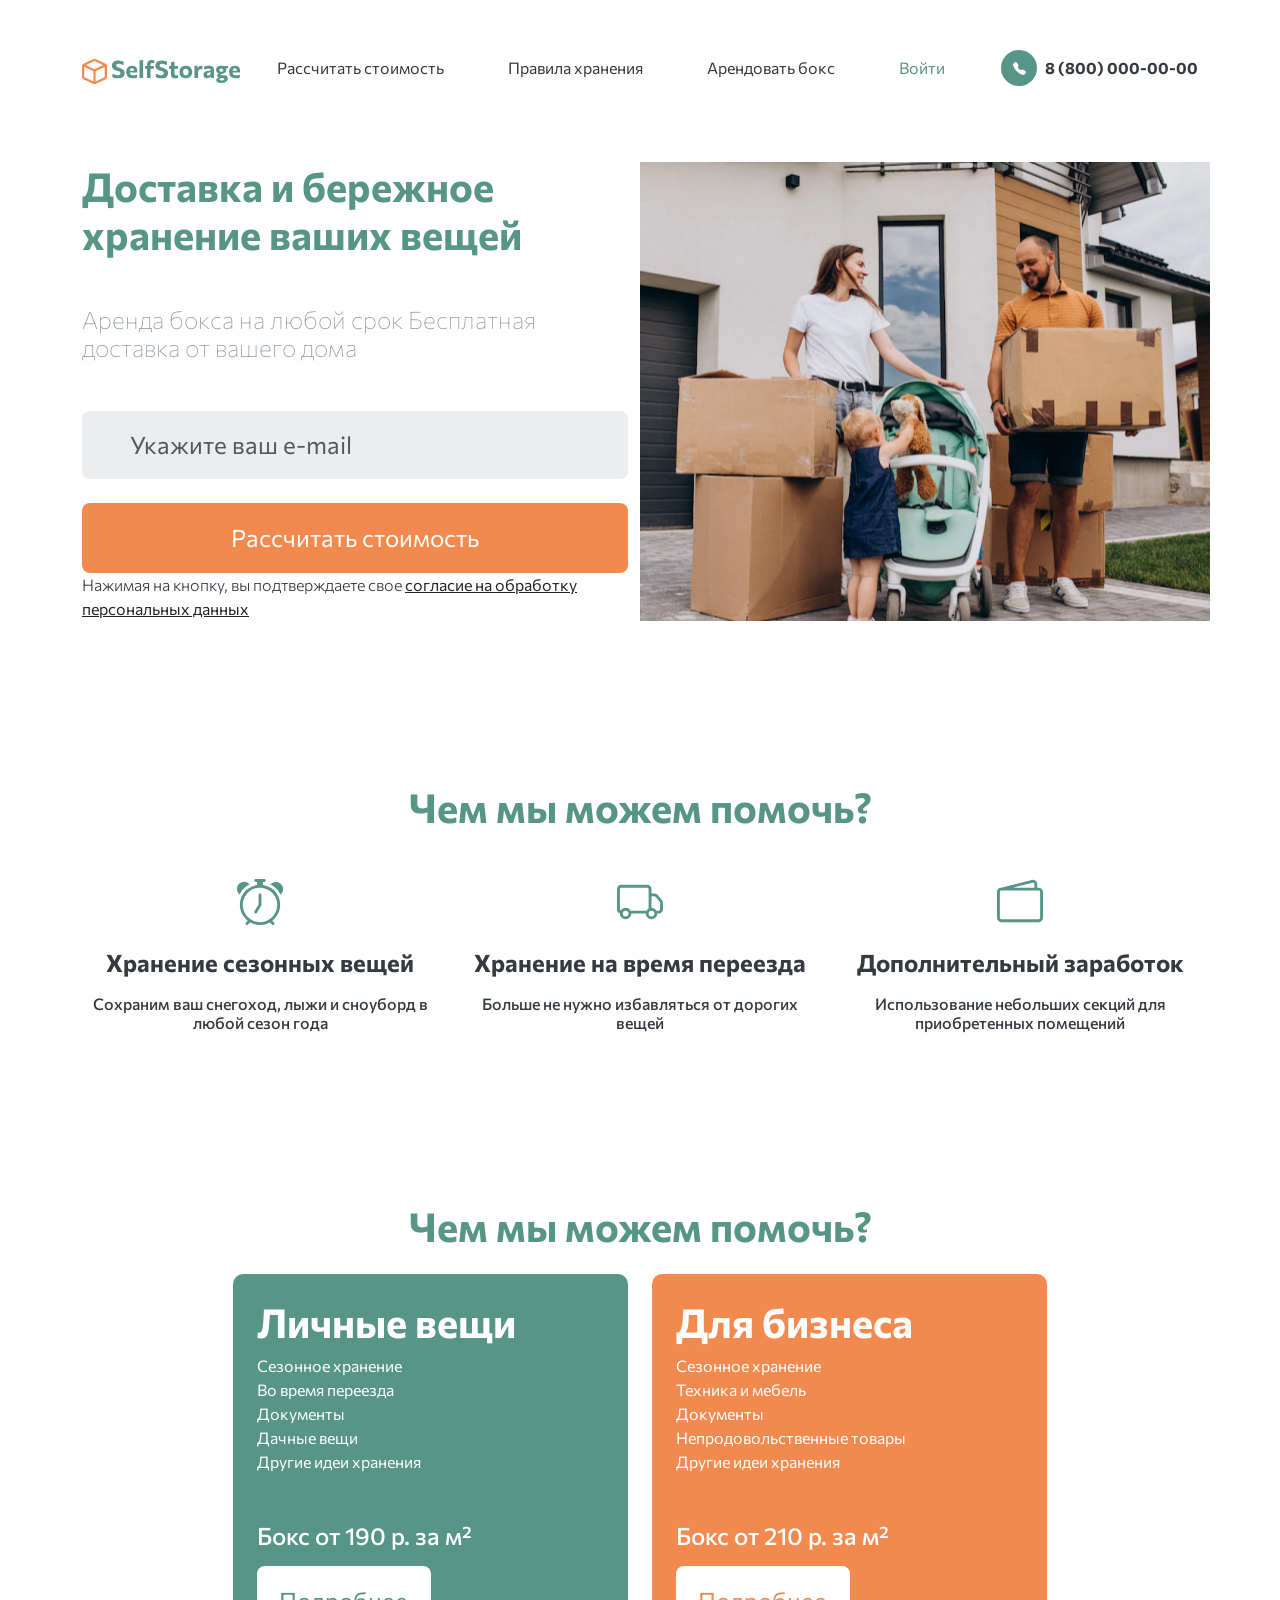
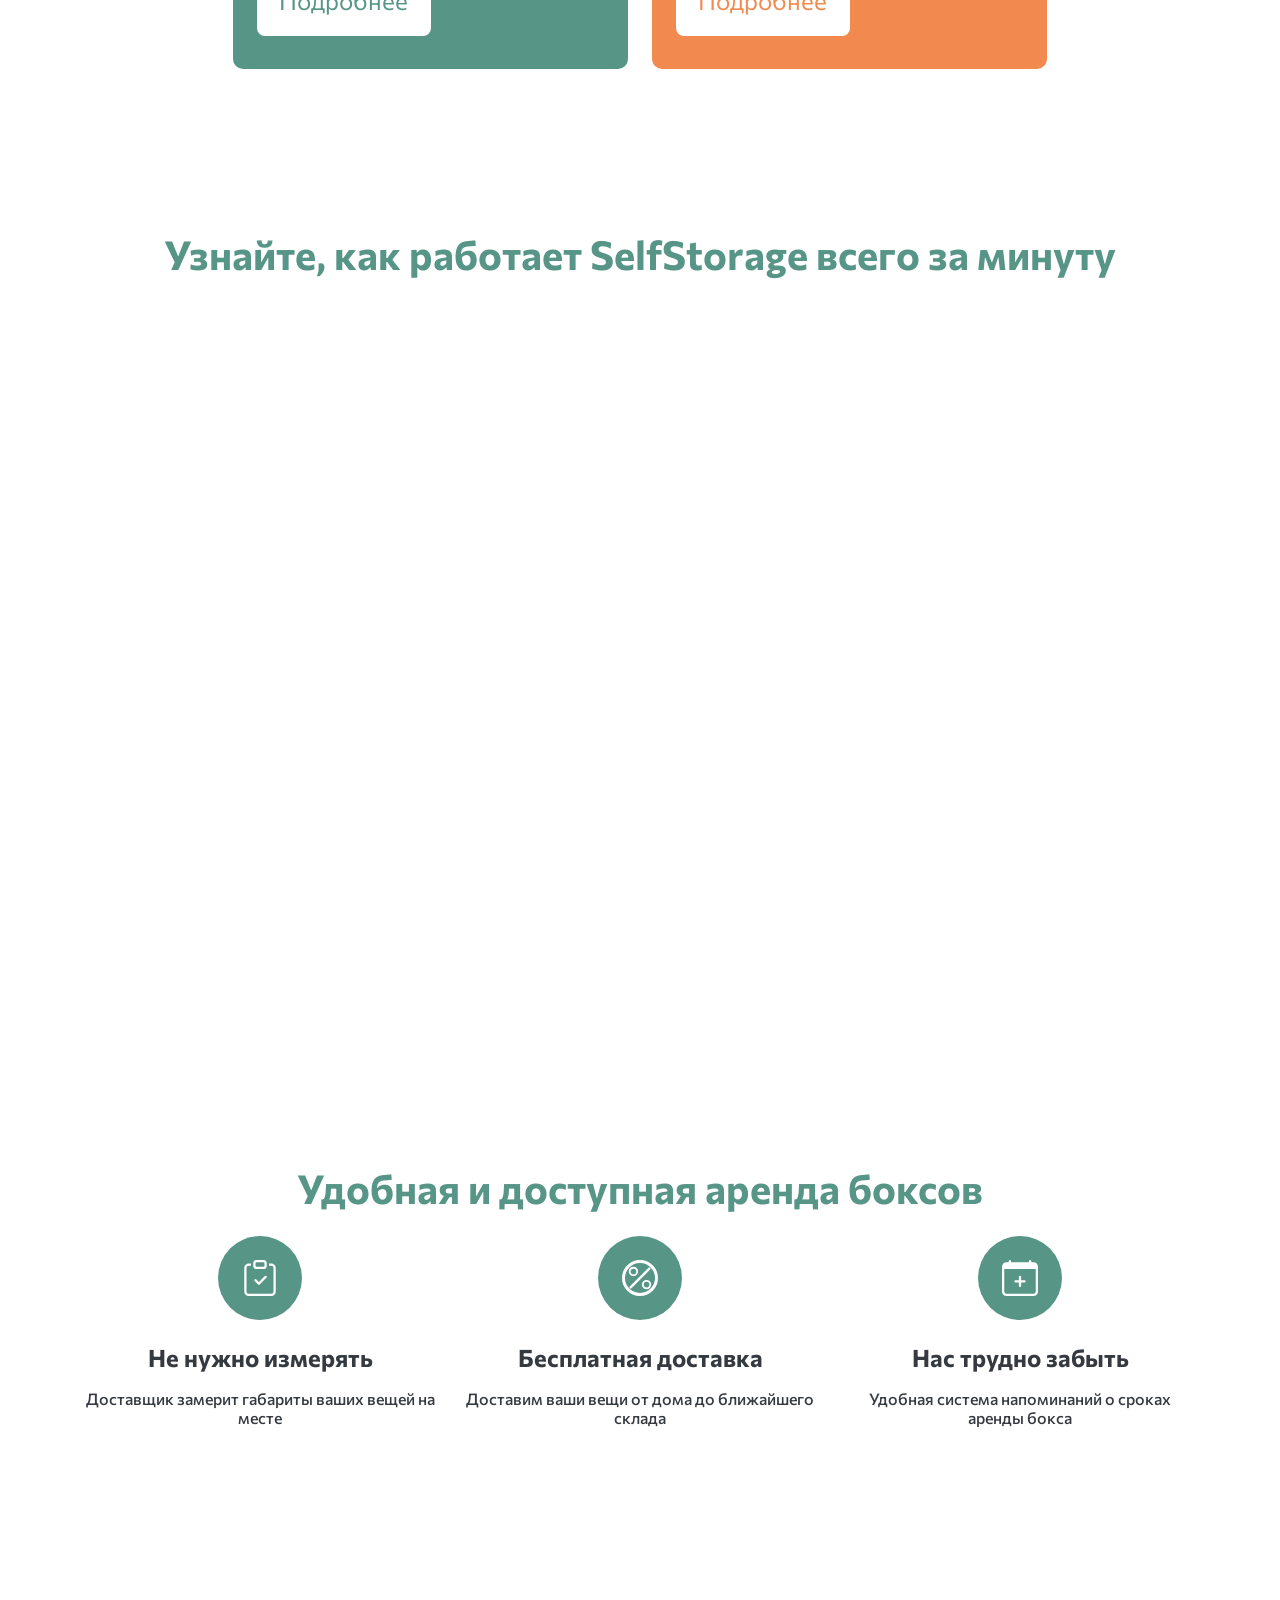
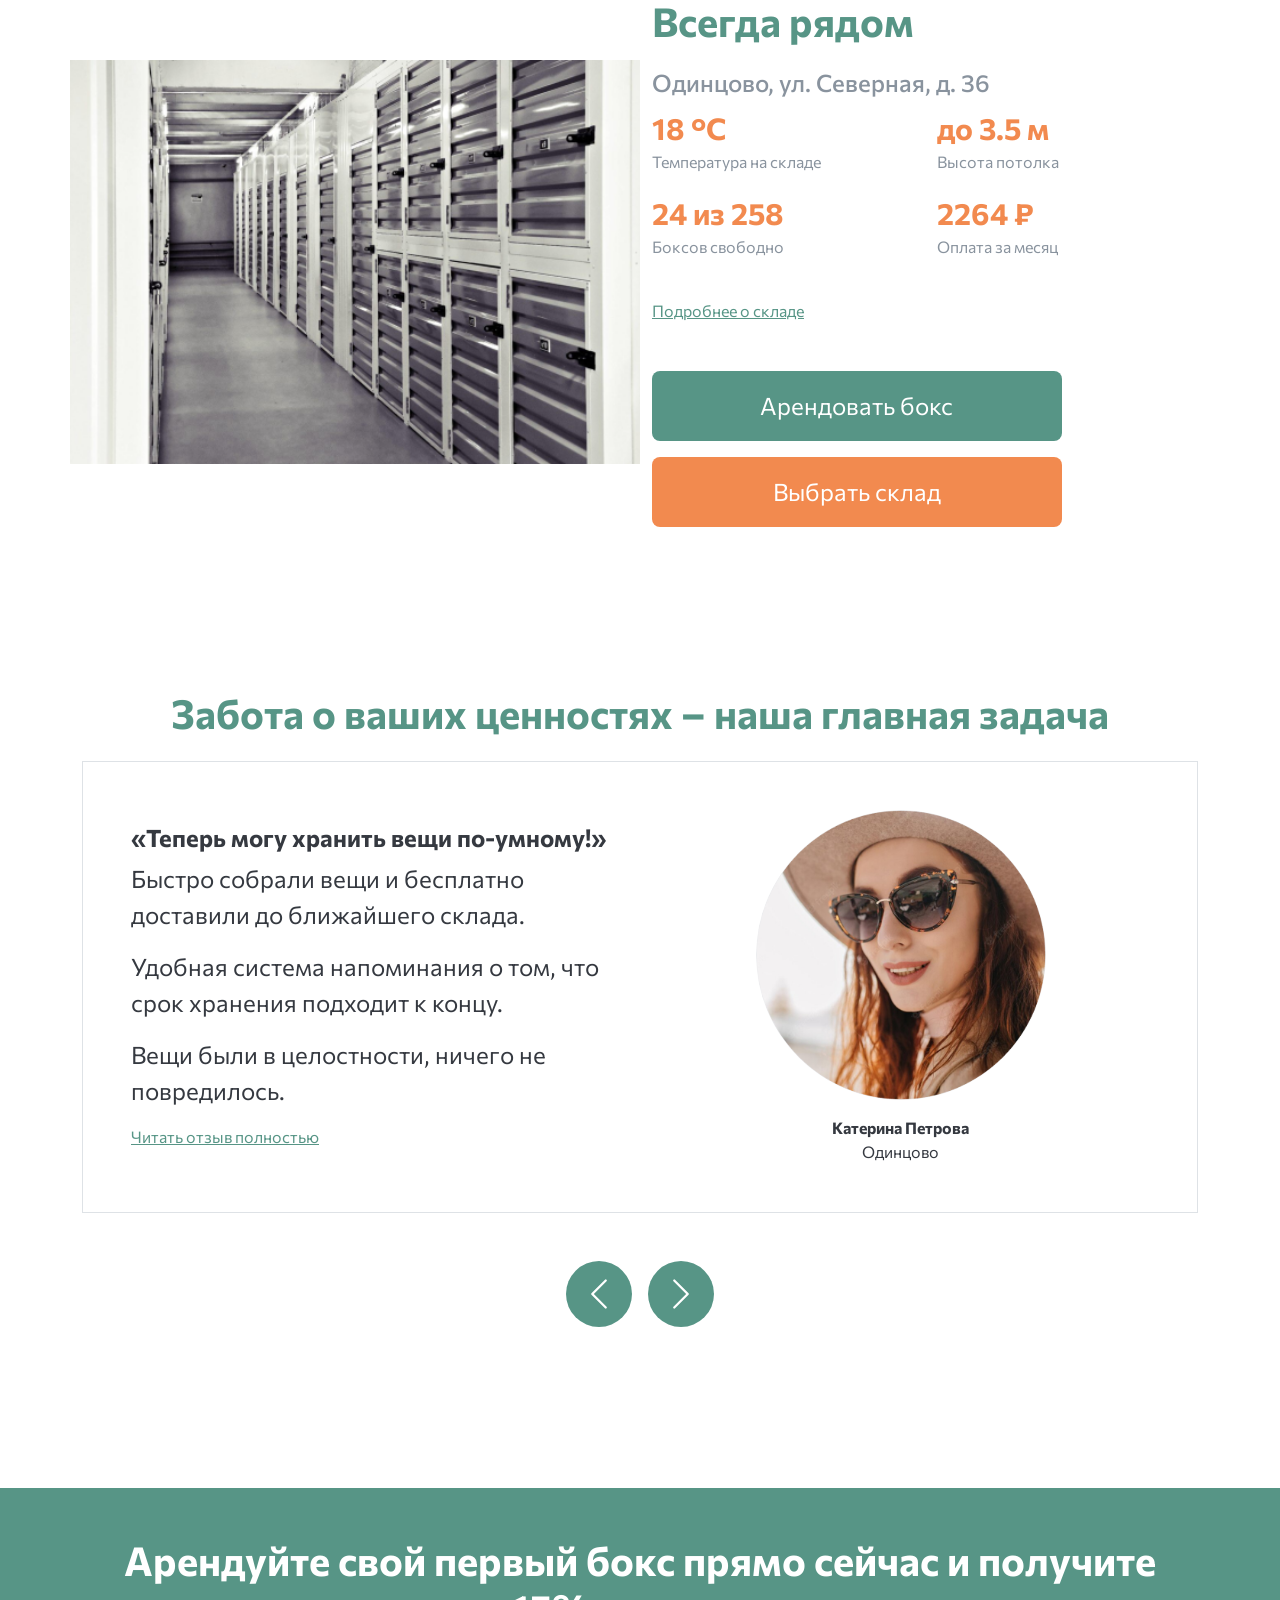
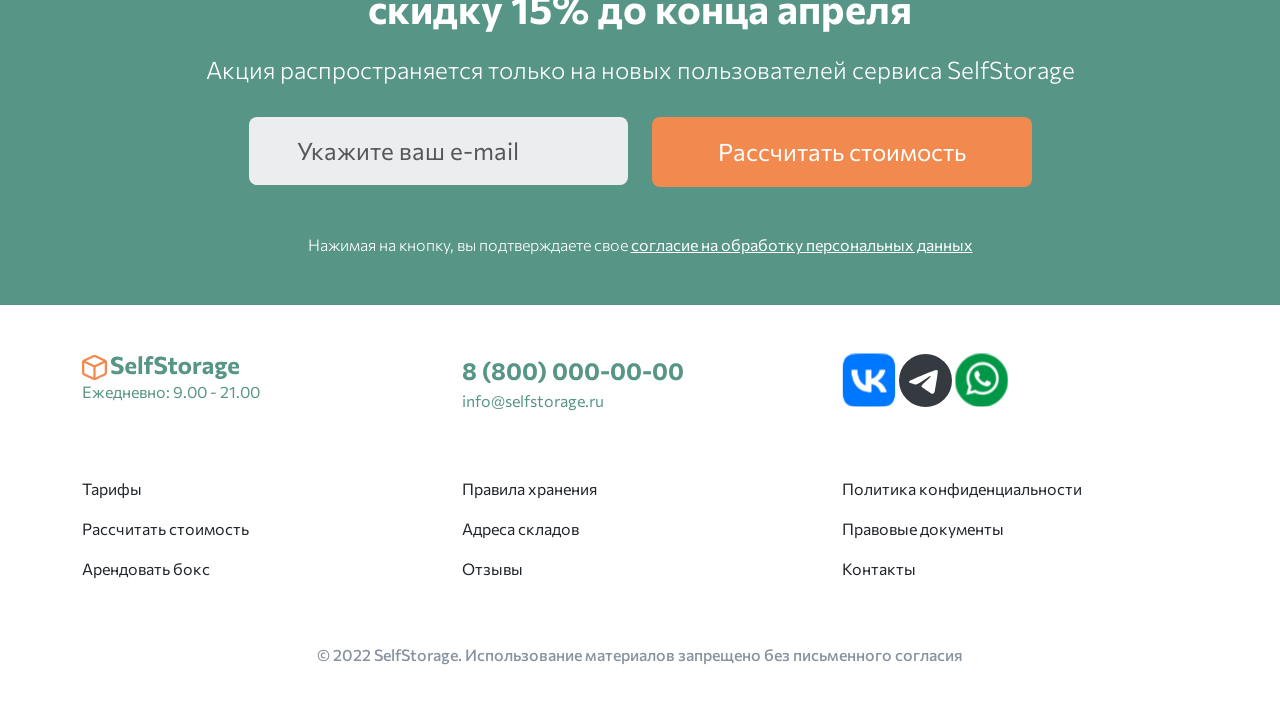
<file: storage/temaplates/index.html>
<!DOCTYPE html>
<html lang="en">
<head>
	<meta charset="UTF-8">
	<meta http-equiv="X-UA-Compatible" content="IE=edge">
	<meta name="viewport" content="width=device-width, initial-scale=1">
	<link href="https://cdn.jsdelivr.net/npm/bootstrap@5.0.2/dist/css/bootstrap.min.css" rel="stylesheet" integrity="sha384-EVSTQN3/azprG1Anm3QDgpJLIm9Nao0Yz1ztcQTwFspd3yD65VohhpuuCOmLASjC" crossorigin="anonymous">
	<link rel="stylesheet" href="../static/css/Style.css">
	<title>SelfStorage</title>
</head>
<body>
<header class="navbar navbar-expand-xl navbar-light fixed-top bg-white py-5">
	<nav class="container">
		<button class="navbar-toggler" type="button" data-bs-toggle="collapse" data-bs-target="#navbar" aria-controls="navbar" aria-expanded="false" aria-label="Toggle navigation">
			<span class="navbar-toggler-icon"></span>
		</button>
		<a class="navbar-brand" href="#">
			<img src="../static/img/Vector.svg" alt="[]">
			<img src="../static/img/SelfStorage.svg" alt="SelfStorage">
		</a>
		<div class="collapse navbar-collapse justify-content-end" id="navbar">
			<ul class="navbar-nav">
				<li class="nav-item me-5">
					<a class="nav-link SelfStorage_black" href="#">Рассчитать стоимость</a>
				</li>
				<li class="nav-item me-5">
					<a class="nav-link SelfStorage_black" href="#">Правила хранения</a>
				</li>
				<li class="nav-item me-5">
					<a class="nav-link SelfStorage_black" href="#">Арендовать бокс</a>
				</li>
				<li class="nav-item me-5">
					<a class="nav-link SelfStorage_green" href="#" data-bs-toggle="modal" data-bs-target="#SignModal">Войти</a>
				</li>
				<li class="nav-item d-flex align-items-center">
					<div class="d-flex justify-content-center align-items-center rounded-pill SelfStorage__bg_green me-2" style="height: 36px; width: 36px;">
						<svg xmlns="http://www.w3.org/2000/svg" width="13" height="13" fill="white" class="bi bi-telephone-fill" viewBox="0 0 16 16">
							<path fill-rule="evenodd" d="M1.885.511a1.745 1.745 0 0 1 2.61.163L6.29 2.98c.329.423.445.974.315 1.494l-.547 2.19a.678.678 0 0 0 .178.643l2.457 2.457a.678.678 0 0 0 .644.178l2.189-.547a1.745 1.745 0 0 1 1.494.315l2.306 1.794c.829.645.905 1.87.163 2.611l-1.034 1.034c-.74.74-1.846 1.065-2.877.702a18.634 18.634 0 0 1-7.01-4.42 18.634 18.634 0 0 1-4.42-7.009c-.362-1.03-.037-2.137.703-2.877L1.885.511z"/>
						</svg>
					</div>
					<b>8 (800) 000-00-00</b>
				</li>
			</ul>
		</div>
	</nav>
</header>
<aside class="modal fade" id="RegModal" tabindex="-1" aria-labelledby="exampleModalLabel" aria-hidden="true">
	<div class="modal-dialog modal-dialog-scrollable modal-fullscreen">
		<div class="modal-content">
			<div class="modal-header border-0">
				<button type="button" class="btn-close" data-bs-dismiss="modal" aria-label="Close"></button>
			</div>
			<div class="modal-body d-flex justify-content-center align-items-center">
				<form class="d-flex flex-column align-items-center" style="max-width: 420px">
					<h1 class="modal-title text-center fw-bold mb-3">Регистрация</h1>
					<input type="email" required name="EMAIL_CREATE" class="form-control border-8 mb-4 py-3 px-5 border-0 fs_24 SelfStorage__bg_lightgrey" placeholder="E-mail">
					<input type="text" required name="PASSWORD_CREATE" class="form-control border-8 mb-4 py-3 px-5 border-0 fs_24 SelfStorage__bg_lightgrey" placeholder="Пароль">
					<input type="text" required name="PASSWORD_CONFIRM" class="form-control border-8 mb-4 py-3 px-5 border-0 fs_24 SelfStorage__bg_lightgrey" placeholder="Подтверждение пароля">
					<span class="fw-light SelfStorage_grey">Нажимая на кнопку, вы подтверждаете свое <a href="#" class="SelfStorage_grey">согласие на обработку персональных данных</a></span>
					<button class="btn border-8 py-3 px-5 mt-5 mb-3 w-100 text-white fs_24 SelfStorage__bg_orange SelfStorage__btn2_orange">Зарегистрироваться</button>
					<span>Уже зарегистрированы? <a href="#" class="SelfStorage_orange" data-bs-toggle="modal" data-bs-target="#SignModal" data-bs-dismiss="modal" aria-label="Close">Войти в личный кабинет</a></span>
				</form>
			</div>
		</div>
	</div>
</aside>
<aside class="modal fade" id="SignModal" tabindex="-1" aria-labelledby="exampleModalLabel" aria-hidden="true">
	<div class="modal-dialog modal-dialog-scrollable modal-fullscreen">
		<div class="modal-content">
			<div class="modal-header border-0">
				<button type="button" class="btn-close" data-bs-dismiss="modal" aria-label="Close"></button>
			</div>
			<div class="modal-body d-flex justify-content-center align-items-center">
				<form class="d-flex flex-column align-items-center" style="max-width: 420px">
					<h1 class="modal-title text-center fw-bold mb-3">Вход</h1>
					<input type="email" required name="EMAIL" class="form-control  border-8 mb-4 py-3 px-5 border-0 fs_24 SelfStorage__bg_lightgrey" placeholder="E-mail">
					<input type="text" required name="PASSWORD" class="form-control  border-8 mb-4 py-3 px-5 border-0 fs_24 SelfStorage__bg_lightgrey" placeholder="Пароль">
					<a href="#" class="SelfStorage_orange" data-bs-toggle="modal" data-bs-target="#ForgetModal" data-bs-dismiss="modal" aria-label="Close">Забыли пароль?</a>
					<button class="btn border-8 py-3 px-5 mt-5 mb-3 w-100 text-white fs_24 SelfStorage__bg_orange SelfStorage__btn2_orange">Войти</button>
					<span>Нет аккаунта?  <a href="#" class="SelfStorage_orange" data-bs-toggle="modal" data-bs-target="#RegModal" data-bs-dismiss="modal" aria-label="Close">Зарегистрируйтесь на сайте</a></span>
				</form>
			</div>
		</div>
	</div>
</aside>
<aside class="modal fade" id="ForgetModal" tabindex="-1" aria-labelledby="exampleModalLabel" aria-hidden="true">
	<div class="modal-dialog modal-dialog-scrollable modal-fullscreen">
		<div class="modal-content">
			<div class="modal-header border-0">
				<button type="button" class="btn-close" data-bs-dismiss="modal" aria-label="Close"></button>
			</div>
			<div class="modal-body d-flex justify-content-center align-items-center">
				<form class="d-flex flex-column align-items-center" style="max-width: 420px">
					<h1 class="modal-title text-center fw-bold mb-3">Восстановление пароля</h1>
					<input type="email" required name="EMAIL_FORGET" class="form-control  border-8 mb-4 py-3 px-5 border-0 fs_24 SelfStorage__bg_lightgrey" placeholder="E-mail">
					<button class="btn border-8 py-3 px-5 mt-5 mb-3 w-100 text-white fs_24 SelfStorage__bg_orange SelfStorage__btn2_orange">Восстановить</button>
					<span>Вспомнили пароль?  <a href="#" class="SelfStorage_orange" data-bs-toggle="modal" data-bs-target="#SignModal" data-bs-dismiss="modal" aria-label="Close">Отмена</a></span>
				</form>
			</div>
		</div>
	</div>
</aside>
<main class="container mt-header">
	<article class="row">
		<div class="col-12 col-lg-6 mb-3 mb-lg-0">
			<h1 class="fw-bold SelfStorage_green mb-5">Доставка и бережное хранение ваших вещей</h1>
			<h4 class="fw-lighter SelfStorage_grey mb-5">Аренда бокса на любой срок Бесплатная доставка от вашего дома </h4>
			<form class="">
				<input type="text" required name="EMAIL1" class="form-control border-8 mb-4 py-3 px-5 border-0 fs_24 SelfStorage__bg_lightgrey" placeholder="Укажите ваш e-mail">
				<button class="btn border-8 py-3 px-5 w-100 text-white fs_24 SelfStorage__bg_orange SelfStorage__btn2_orange">Рассчитать стоимость</button>
				<span class="text-center fw-light">Нажимая на кнопку, вы подтверждаете свое <a href="#" class="link-dark">согласие на обработку персональных данных</a></span>
			</form>
		</div>
		<div class="col-12 col-lg-6 SelfStorage__img"></div>
	</article>

	<article class="text-center row pt-header">
		<h1 class=" fw-bold SelfStorage_green mb-5">Чем мы можем помочь?</h1>
		<div class="col-12 col-sm-4 mb-4 mb-sm-0">
			<svg xmlns="http://www.w3.org/2000/svg" width="46" height="46" fill="#579586" class="bi bi-alarm" viewBox="0 0 16 16">
				<path d="M8.5 5.5a.5.5 0 0 0-1 0v3.362l-1.429 2.38a.5.5 0 1 0 .858.515l1.5-2.5A.5.5 0 0 0 8.5 9V5.5z"/>
				<path d="M6.5 0a.5.5 0 0 0 0 1H7v1.07a7.001 7.001 0 0 0-3.273 12.474l-.602.602a.5.5 0 0 0 .707.708l.746-.746A6.97 6.97 0 0 0 8 16a6.97 6.97 0 0 0 3.422-.892l.746.746a.5.5 0 0 0 .707-.708l-.601-.602A7.001 7.001 0 0 0 9 2.07V1h.5a.5.5 0 0 0 0-1h-3zm1.038 3.018a6.093 6.093 0 0 1 .924 0 6 6 0 1 1-.924 0zM0 3.5c0 .753.333 1.429.86 1.887A8.035 8.035 0 0 1 4.387 1.86 2.5 2.5 0 0 0 0 3.5zM13.5 1c-.753 0-1.429.333-1.887.86a8.035 8.035 0 0 1 3.527 3.527A2.5 2.5 0 0 0 13.5 1z"/>
			</svg>
			<h4 class="fw-bold mt-4 mb-3 SelfStorage__bg_black">Хранение сезонных вещей</h4>
			<h6>Сохраним ваш снегоход, лыжи и сноуборд в любой сезон года</h6>
		</div>
		<div class="col-12 col-sm-4 mb-4 mb-sm-0">
			<svg xmlns="http://www.w3.org/2000/svg" width="46" height="46" fill="#579586" class="bi bi-truck" viewBox="0 0 16 16">
				<path d="M0 3.5A1.5 1.5 0 0 1 1.5 2h9A1.5 1.5 0 0 1 12 3.5V5h1.02a1.5 1.5 0 0 1 1.17.563l1.481 1.85a1.5 1.5 0 0 1 .329.938V10.5a1.5 1.5 0 0 1-1.5 1.5H14a2 2 0 1 1-4 0H5a2 2 0 1 1-3.998-.085A1.5 1.5 0 0 1 0 10.5v-7zm1.294 7.456A1.999 1.999 0 0 1 4.732 11h5.536a2.01 2.01 0 0 1 .732-.732V3.5a.5.5 0 0 0-.5-.5h-9a.5.5 0 0 0-.5.5v7a.5.5 0 0 0 .294.456zM12 10a2 2 0 0 1 1.732 1h.768a.5.5 0 0 0 .5-.5V8.35a.5.5 0 0 0-.11-.312l-1.48-1.85A.5.5 0 0 0 13.02 6H12v4zm-9 1a1 1 0 1 0 0 2 1 1 0 0 0 0-2zm9 0a1 1 0 1 0 0 2 1 1 0 0 0 0-2z"/>
			</svg>
			<h4 class="fw-bold mt-4 mb-3 SelfStorage__bg_black">Хранение на время переезда</h4>
			<h6>Больше не нужно избавляться от дорогих вещей</h6>
		</div>
		<div class="col-12 col-sm-4 mb-4 mb-sm-0">
			<svg xmlns="http://www.w3.org/2000/svg" width="46" height="46" fill="#579586" class="bi bi-wallet2" viewBox="0 0 16 16">
				<path d="M12.136.326A1.5 1.5 0 0 1 14 1.78V3h.5A1.5 1.5 0 0 1 16 4.5v9a1.5 1.5 0 0 1-1.5 1.5h-13A1.5 1.5 0 0 1 0 13.5v-9a1.5 1.5 0 0 1 1.432-1.499L12.136.326zM5.562 3H13V1.78a.5.5 0 0 0-.621-.484L5.562 3zM1.5 4a.5.5 0 0 0-.5.5v9a.5.5 0 0 0 .5.5h13a.5.5 0 0 0 .5-.5v-9a.5.5 0 0 0-.5-.5h-13z"/>
			</svg>
			<h4 class="fw-bold mt-4 mb-3 SelfStorage__bg_black">Дополнительный заработок</h4>
			<h6>Использование небольших секций для  приобретенных  помещений</h6>
		</div>
	</article>

	<article class="row pt-header">
		<h1 class="text-center fw-bold SelfStorage_green mb-4">Чем мы можем помочь?</h1>
		<div class="col-12 col-lg-6 d-flex justify-content-center justify-content-lg-end mb-3 mb-lg-0">
			<div class="d-flex flex-column align-items-center align-items-lg-start px-4 py-4 SelfStorage__card SelfStorage_green SelfStorage__bg_green">
				<h1 class="text-white fw-bold">Личные вещи</h1>
				<div>
					<span class="text-white">Сезонное хранение</span><br>
					<span class="text-white">Во время переезда</span><br>
					<span class="text-white">Документы</span><br>
					<span class="text-white">Дачные вещи</span><br>
					<span class="text-white">Другие идеи хранения</span>
				</div>

				<h4 class="text-white mt-5 mb-3">Бокс от 190 р. за м²</h4>
				<button class="btn fs_24 SelfStorage_green bg-white SelfStorage__btn_green border-8 w-50 py-3">Подробнее</button>
			</div>
		</div>
		<div class="col-12 col-lg-6 d-flex justify-content-center justify-content-lg-start">
			<div class="d-flex flex-column align-items-center align-items-lg-start px-4 py-4 SelfStorage__card SelfStorage_orange SelfStorage__bg_orange">
				<h1 class="text-white fw-bold">Для бизнеса</h1>
				<div>
					<span class="text-white">Сезонное хранение</span><br>
					<span class="text-white">Техника и мебель</span><br>
					<span class="text-white">Документы</span><br>
					<span class="text-white">Непродовольственные товары</span><br>
					<span class="text-white">Другие идеи хранения</span>
				</div>
				<h4 class="text-white mt-5 mb-3">Бокс от 210 р. за м²</h4>
				<button class="btn fs_24 SelfStorage_orange bg-white SelfStorage__btn_orange border-8 w-50 py-3">Подробнее</button>
			</div>
		</div>
	</article>

	<article class="row pt-header">
		<h1 class="text-center fw-bold SelfStorage_green mb-4">Узнайте, как работает SelfStorage всего за минуту</h1>
		<div class="d-flex justify-content-center">
			<iframe class="w-100" height="700" src="https://www.youtube.com/embed/NsSC4pQ6HJE" title="YouTube video player" frameborder="0" allow="accelerometer; autoplay; clipboard-write; encrypted-media; gyroscope; picture-in-picture" allowfullscreen></iframe>
		</div>
	</article>

	<article class="text-center row pt-header">
		<h1 class="fw-bold SelfStorage_green mb-4">Удобная и доступная аренда боксов</h1>
		<div class="col-12 col-sm-4 d-flex flex-column mb-4 mb-sm-0">
			<div class="align-self-center d-flex justify-content-center align-items-center SelfStorage__bg_green rounded-pill" style="width: 84px; height: 84px;">
				<svg xmlns="http://www.w3.org/2000/svg" width="36" height="36" fill="#fff" class="bi bi-clipboard-check" viewBox="0 0 16 16">
					<path fill-rule="evenodd" d="M10.854 7.146a.5.5 0 0 1 0 .708l-3 3a.5.5 0 0 1-.708 0l-1.5-1.5a.5.5 0 1 1 .708-.708L7.5 9.793l2.646-2.647a.5.5 0 0 1 .708 0z"/>
					<path d="M4 1.5H3a2 2 0 0 0-2 2V14a2 2 0 0 0 2 2h10a2 2 0 0 0 2-2V3.5a2 2 0 0 0-2-2h-1v1h1a1 1 0 0 1 1 1V14a1 1 0 0 1-1 1H3a1 1 0 0 1-1-1V3.5a1 1 0 0 1 1-1h1v-1z"/>
					<path d="M9.5 1a.5.5 0 0 1 .5.5v1a.5.5 0 0 1-.5.5h-3a.5.5 0 0 1-.5-.5v-1a.5.5 0 0 1 .5-.5h3zm-3-1A1.5 1.5 0 0 0 5 1.5v1A1.5 1.5 0 0 0 6.5 4h3A1.5 1.5 0 0 0 11 2.5v-1A1.5 1.5 0 0 0 9.5 0h-3z"/>
				</svg>
			</div>
			<h4 class="fw-bold mt-4 mb-3 SelfStorage__bg_black">Не нужно измерять</h4>
			<h6>Доставщик замерит габариты ваших вещей на месте</h6>
		</div>
		<div class="col-12 col-sm-4 d-flex flex-column mb-4 mb-sm-0">
			<div class="align-self-center d-flex justify-content-center align-items-center SelfStorage__bg_green rounded-pill" style="width: 84px; height: 84px;">
				<svg xmlns="http://www.w3.org/2000/svg" width="36" height="36" fill="#fff" class="bi bi-percent rounded-pill" viewBox="0 0 16 16" style="border: 3px solid white">
					<path d="M13.442 2.558a.625.625 0 0 1 0 .884l-10 10a.625.625 0 1 1-.884-.884l10-10a.625.625 0 0 1 .884 0zM4.5 6a1.5 1.5 0 1 1 0-3 1.5 1.5 0 0 1 0 3zm0 1a2.5 2.5 0 1 0 0-5 2.5 2.5 0 0 0 0 5zm7 6a1.5 1.5 0 1 1 0-3 1.5 1.5 0 0 1 0 3zm0 1a2.5 2.5 0 1 0 0-5 2.5 2.5 0 0 0 0 5z"/>
				</svg>
			</div>
			<h4 class="fw-bold mt-4 mb-3 SelfStorage__bg_black">Бесплатная доставка</h4>
			<h6>Доставим ваши вещи от дома до ближайшего склада</h6>
		</div>
		<div class="col-12 col-sm-4 d-flex flex-column mb-4 mb-sm-0">
			<div class="align-self-center d-flex justify-content-center align-items-center SelfStorage__bg_green rounded-pill" style="width: 84px; height: 84px;">
				<svg xmlns="http://www.w3.org/2000/svg" width="36" height="36" fill="#fff" class="bi bi-calendar-plus" viewBox="0 0 16 16">
					<path d="M8 7a.5.5 0 0 1 .5.5V9H10a.5.5 0 0 1 0 1H8.5v1.5a.5.5 0 0 1-1 0V10H6a.5.5 0 0 1 0-1h1.5V7.5A.5.5 0 0 1 8 7z"/>
					<path d="M3.5 0a.5.5 0 0 1 .5.5V1h8V.5a.5.5 0 0 1 1 0V1h1a2 2 0 0 1 2 2v11a2 2 0 0 1-2 2H2a2 2 0 0 1-2-2V3a2 2 0 0 1 2-2h1V.5a.5.5 0 0 1 .5-.5zM1 4v10a1 1 0 0 0 1 1h12a1 1 0 0 0 1-1V4H1z"/>
				</svg>
			</div>
			<h4 class="fw-bold mt-4 mb-3 SelfStorage__bg_black">Нас трудно забыть</h4>
			<h6>Удобная система напоминаний о сроках аренды бокса</h6>
		</div>
	</article>

	<article class="row pt-header">
		<div class="col-12 col-lg-6 mb-3 mb-lg-0 SelfStorage__img2"></div>
		<div class="col-12 col-lg-6 d-flex flex-column align-items-center align-items-lg-start">
			<h1 class="text-start fw-bold SelfStorage_green mb-4">Всегда рядом</h1>
			<h4 class="SelfStorage_grey">Одинцово,  ул. Северная, д. 36</h4>
			<div class="row">
				<div class="col-6 d-flex flex-column align-items-center align-items-lg-start">
					<span class="fs_30 fw-bold SelfStorage_orange">18 °С</span>
					<span class="SelfStorage_grey mb-3">Температура на складе</span>
					<span class="fs_30 fw-bold SelfStorage_orange">24 из 258</span>
					<span class="SelfStorage_grey mb-3">Боксов свободно</span>
				</div>
				<div class="col-6 d-flex flex-column align-items-center align-items-lg-start">
					<span class="fs_30 fw-bold SelfStorage_orange">до 3.5 м</span>
					<span class="SelfStorage_grey mb-3">Высота потолка</span>
					<span class="fs_30 fw-bold SelfStorage_orange">2264 ₽</span>
					<span class="SelfStorage_grey mb-3">Оплата за месяц</span>
				</div>
				<a href="#" class="text-center text-lg-start mt-4 mb-5 SelfStorage_green">Подробнее о складе</a>
				<div class="d-flex flex-column align-items-center align-items-lg-start">
					<button class="btn w-75 fs_24 px-5 py-3 text-white border-8 SelfStorage__bg_green SelfStorage__btn2_green mb-3">Арендовать бокс</button>
					<button class="btn w-75 fs_24 px-5 py-3 text-white border-8 SelfStorage__bg_orange SelfStorage__btn2_orange">Выбрать склад</button>
				</div>
			</div>
		</div>
	</article>
	<article class="row pt-header">
		<h1 class="text-center fw-bold SelfStorage_green mb-4">Забота о ваших ценностях – наша главная задача</h1>
		<div id="carouselExampleControls" class="carousel slide" data-bs-ride="carousel">
			<div class="carousel-inner border">
				<div class="carousel-item active">
					<div class="row p-5">
						<div class="col-12 col-lg-6 d-flex flex-column align-items-center justify-content-center">
							<div>
								<h4 class="fw-bold">«Теперь могу хранить вещи по-умному!»</h4>
								<p class="fs_24">Быстро собрали вещи и бесплатно доставили до ближайшего склада.</p>
								<p class="fs_24">Удобная система напоминания о том, что срок хранения подходит к концу.</p>
								<p class="fs_24">Вещи были в целостности, ничего не повредилось.</p>
								<a href="#" class="SelfStorage_green">Читать отзыв полностью</a>
							</div>
						</div>
						<div class="col-12 col-lg-6 d-flex flex-column align-items-center justify-content-center">
							<img src="../static/img/img1.png" width="290" height="290" class="rounded-pill mb-3" alt="">
							<span class="fw-bold">Катерина Петрова</span>
							<span>Одинцово</span>
						</div>
					</div>
				</div>
				<div class="carousel-item">
					<div class="row p-5">
						<div class="col-12 col-lg-6 d-flex flex-column align-items-center justify-content-center">
							<div>
								<h4 class="fw-bold">«Больше не мучаюсь: выкидывать вещи или нет»</h4>
								<p class="fs_24">Очень тяжело было прощаться с вещами, которые были у меня с самого детства.
									На новую квартиру все никак не могло уместиться, начал ломать голову, что же делать.
									Решил попробовать арендовать бокс на полгода, такой опыт был впервые.</p>
								<a href="#" class="SelfStorage_green">Читать отзыв полностью</a>
							</div>
						</div>
						<div class="col-12 col-lg-6 d-flex flex-column align-items-center justify-content-center">
							<img src="../static/img/img2.png" width="290" height="290"  class="rounded-pill mb-3" alt="">
							<span class="fw-bold">Николай Овсянников</span>
							<span>Люберцы</span>
						</div>
					</div>
				</div>
			</div>
			<div class="w-100 d-flex justify-content-center mt-5">
				<button data-bs-target="#carouselExampleControls" data-bs-slide="prev" class="btn rounded-pill d-flex justify-content-center align-items-center SelfStorage__bg_green" style="width: 66px; height: 66px;">
					<svg xmlns="http://www.w3.org/2000/svg" width="36" height="36" fill="#fff" class="bi bi-chevron-left" viewBox="0 0 16 16">
						<path fill-rule="evenodd" d="M11.354 1.646a.5.5 0 0 1 0 .708L5.707 8l5.647 5.646a.5.5 0 0 1-.708.708l-6-6a.5.5 0 0 1 0-.708l6-6a.5.5 0 0 1 .708 0z"/>
					</svg>
				</button>
				<div style="width: 1rem"></div>
				<button data-bs-target="#carouselExampleControls" data-bs-slide="next" class="btn rounded-pill d-flex justify-content-center align-items-center SelfStorage__bg_green" style="width: 66px; height: 66px;">
					<svg xmlns="http://www.w3.org/2000/svg" width="36" height="36" fill="#fff" class="bi bi-chevron-right" viewBox="0 0 16 16">
						<path fill-rule="evenodd" d="M4.646 1.646a.5.5 0 0 1 .708 0l6 6a.5.5 0 0 1 0 .708l-6 6a.5.5 0 0 1-.708-.708L10.293 8 4.646 2.354a.5.5 0 0 1 0-.708z"/>
					</svg>
				</button>
			</div>
		</div>
	</article>
</main>
<aside class="py-5 mt-header SelfStorage__bg_green">
	<div class="container py-5Арендовать бокс">
		<div class="d-flex flex-column align-items-center">
			<h1 class="text-white text-center fw-bold mb-4">Арендуйте свой первый бокс прямо сейчас и получите скидку 15% до конца апреля</h1>
			<h4 class="text-white text-center fw-light">Акция распространяется только на новых пользователей сервиса SelfStorage</h4>
			<form class="row my-4">
				<div class="col-12 col-lg-6">
					<input type="text" required name="EMAIL2" class="form-control border-8 mb-4 me-3 py-3 px-5 border-0 fs_24 SelfStorage__bg_lightgrey" placeholder="Укажите ваш e-mail">
				</div>
				<div class="col-12 col-lg-6">
					<button class="btn w-100 border-8 py-3 px-5 text-white fs_24 SelfStorage__bg_orange SelfStorage__btn2_orange">Рассчитать стоимость</button>
				</div>
			</form>
			<span class="text-white text-center fw-light">Нажимая на кнопку, вы подтверждаете свое <a href="#" class="text-white">согласие на обработку персональных данных</a></span>
		</div>
	</div>
</aside>
<footer class="container py-5">
	<div class="row mb-5">
		<div class="col-6 col-md-4 d-flex flex-column mb-3">
			<a href="#" class="navbar-brand">
				<img src="../static/img/Vector.svg" alt="[]">
				<img src="../static/img/SelfStorage.svg" alt="SelfStorage">
			</a>
			<span class="SelfStorage_green">Ежедневно: 9.00 - 21.00</span>

		</div>
		<div class="col-6 col-md-4 d-flex flex-column mb-3">
			<span class="fs_24 fw-bold SelfStorage_green">8 (800) 000-00-00</span>
			<span class="SelfStorage_green">info@selfstorage.ru</span>
		</div>
		<div class="col-6 col-md-4">
			<div class="">
				<a href="https://vk.com/devmanorg"><img src="../static/img/VK_Compact_Logo%201.svg" alt=""></a>
				<a href="#" class="text-decoration-none">
					<svg xmlns="http://www.w3.org/2000/svg" width="53" height="53" fill="currentColor" class="bi bi-telegram" viewBox="0 0 16 16">
						<path d="M16 8A8 8 0 1 1 0 8a8 8 0 0 1 16 0zM8.287 5.906c-.778.324-2.334.994-4.666 2.01-.378.15-.577.298-.595.442-.03.243.275.339.69.47l.175.055c.408.133.958.288 1.243.294.26.006.549-.1.868-.32 2.179-1.471 3.304-2.214 3.374-2.23.05-.012.12-.026.166.016.047.041.042.12.037.141-.03.129-1.227 1.241-1.846 1.817-.193.18-.33.307-.358.336a8.154 8.154 0 0 1-.188.186c-.38.366-.664.64.015 1.088.327.216.589.393.85.571.284.194.568.387.936.629.093.06.183.125.27.187.331.236.63.448.997.414.214-.02.435-.22.547-.82.265-1.417.786-4.486.906-5.751a1.426 1.426 0 0 0-.013-.315.337.337 0 0 0-.114-.217.526.526 0 0 0-.31-.093c-.3.005-.763.166-2.984 1.09z"/>
					</svg>
				</a>
				<a href="#"><img src="../static/img/whatsapp.svg" alt=""></a>
			</div>
		</div>
	</div>
	<div class="row">
		<div class="col-6 col-md-4 d-flex flex-column">
			<p><a href="#" class="link-dark text-decoration-none">Тарифы</a></p>
			<p><a href="#" class="link-dark text-decoration-none">Рассчитать стоимость</a></p>
			<p><a href="#" class="link-dark text-decoration-none">Арендовать бокс</a></p>
		</div>
		<div class="col-6 col-md-4 d-flex flex-column">
			<p><a href="#" class="link-dark text-decoration-none">Правила хранения</a></p>
			<p><a href="#" class="link-dark text-decoration-none">Адреса складов</a></p>
			<p><a href="#" class="link-dark text-decoration-none">Отзывы</a></p>
		</div>
		<div class="col-6 col-md-4 d-flex flex-column">
			<p><a href="#" class="link-dark text-decoration-none">Политика конфиденциальности</a></p>
			<p><a href="#" class="link-dark text-decoration-none">Правовые документы</a></p>
			<p><a href="#" class="link-dark text-decoration-none">Контакты</a></p>
		</div>
		<h6 class="SelfStorage_grey text-center mt-5">© 2022 SelfStorage. Использование материалов запрещено без письменного согласия</h6>
	</div>
</footer>
<script src="https://cdn.jsdelivr.net/npm/bootstrap@5.0.2/dist/js/bootstrap.bundle.min.js" integrity="sha384-MrcW6ZMFYlzcLA8Nl+NtUVF0sA7MsXsP1UyJoMp4YLEuNSfAP+JcXn/tWtIaxVXM" crossorigin="anonymous"></script>
</body>
</html>
</file>
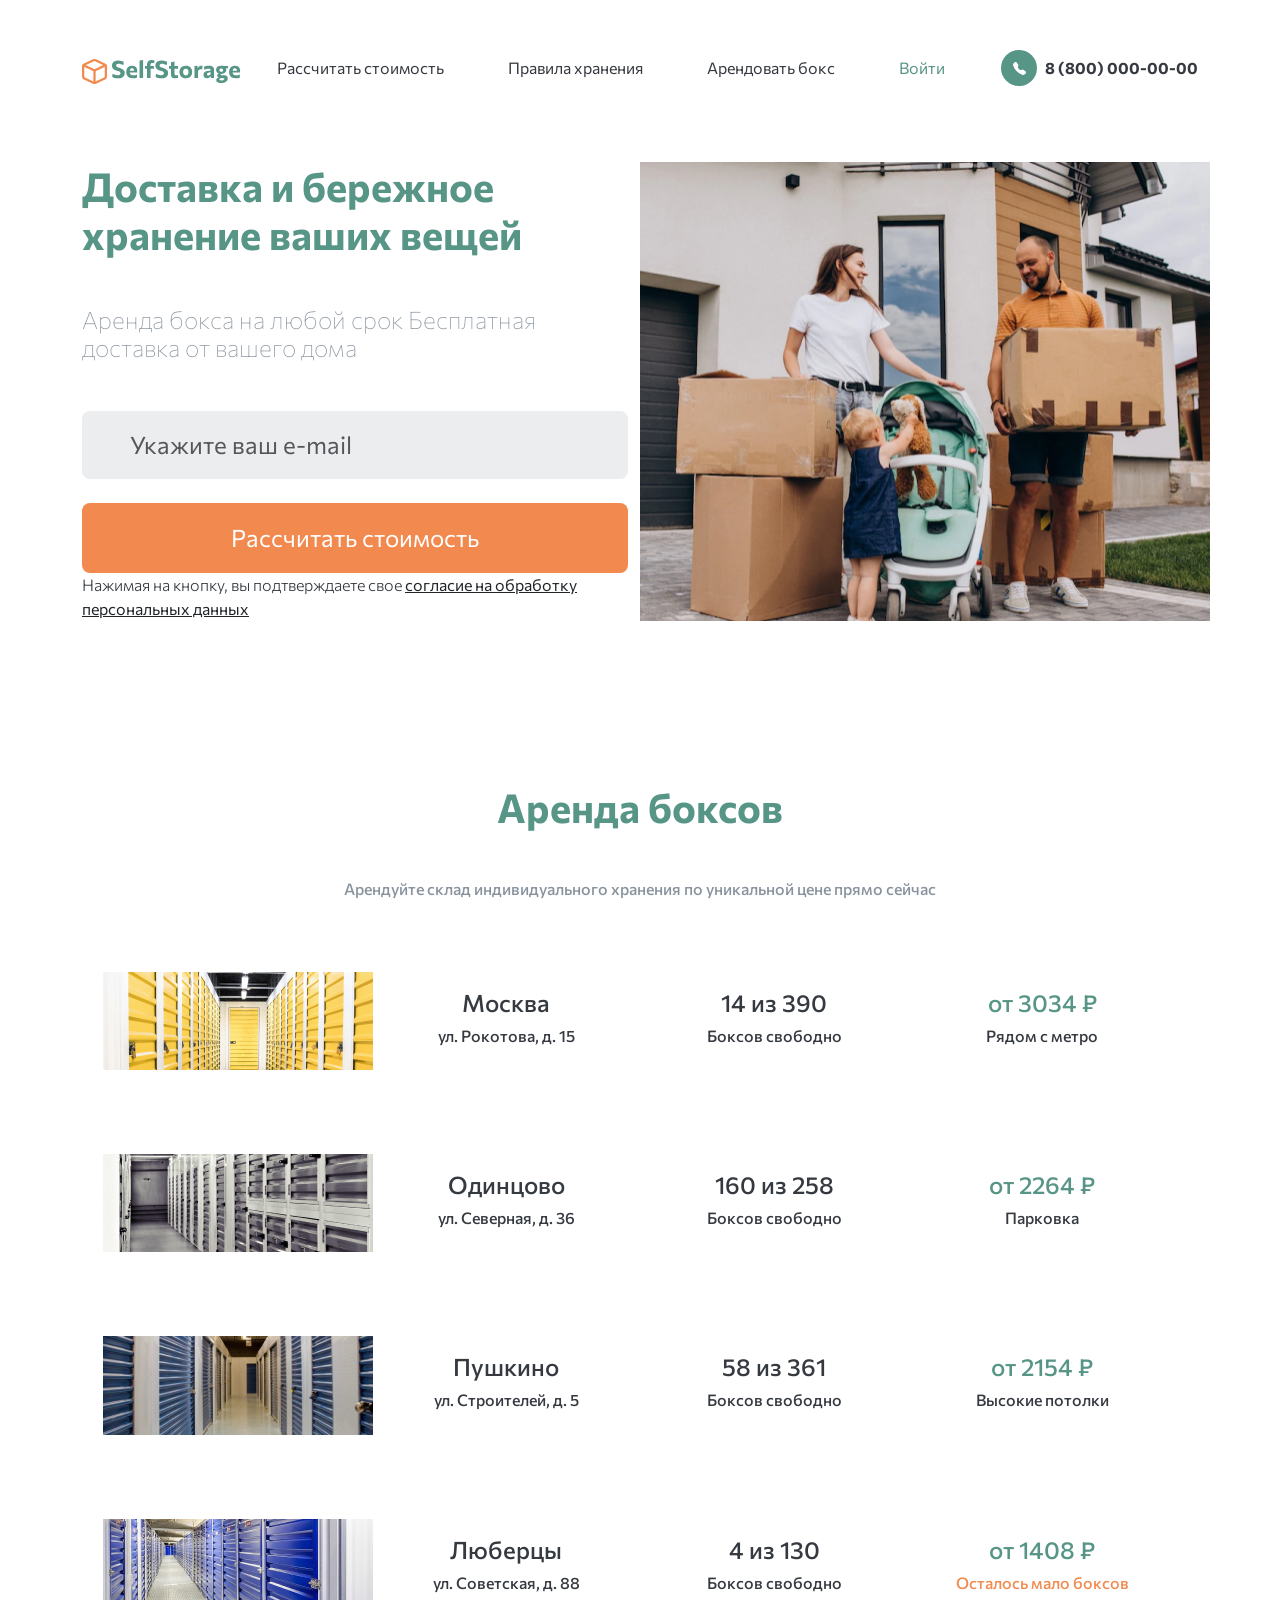
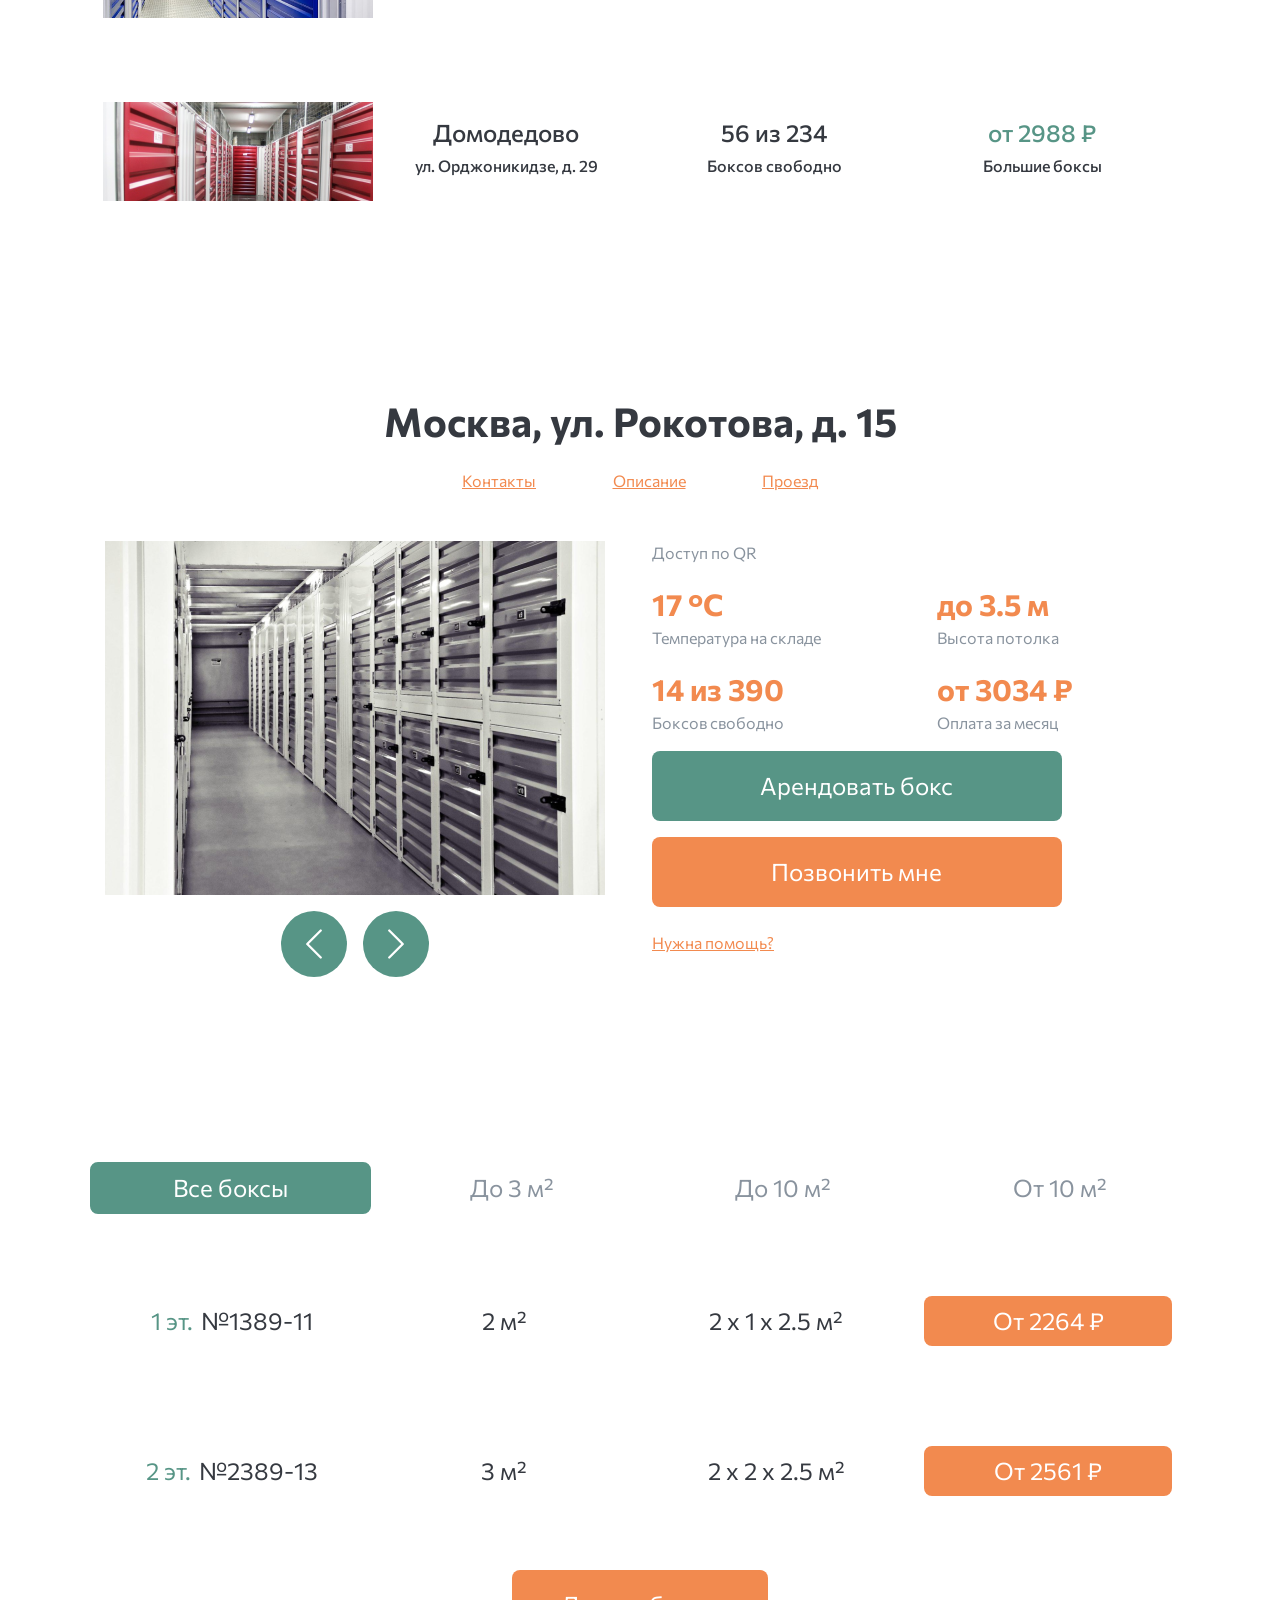
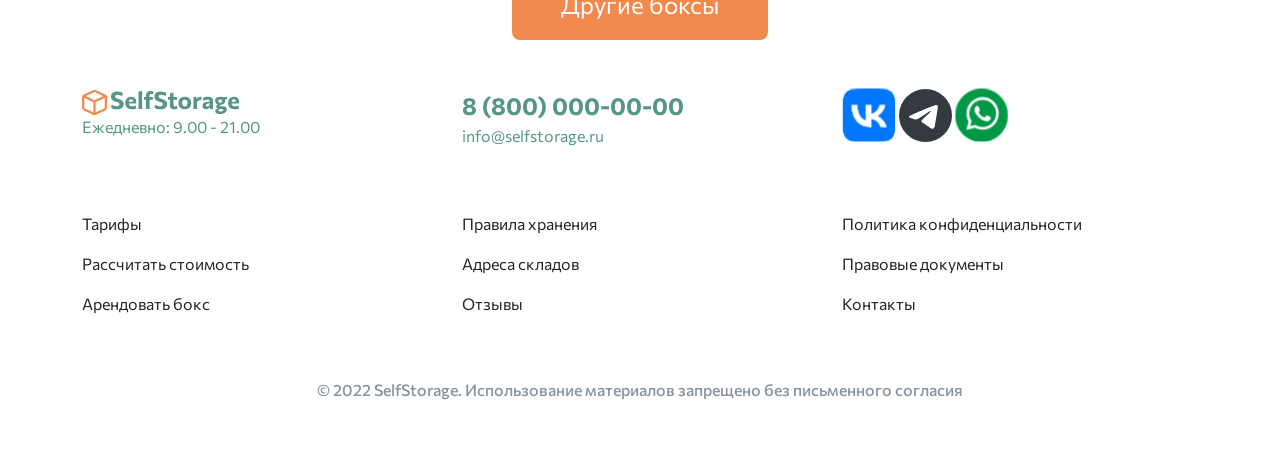
<file: storage/temaplates/boxes.html>
<!DOCTYPE html>
<html lang="en">
<head>
	<meta charset="UTF-8">
	<meta http-equiv="X-UA-Compatible" content="IE=edge">
	<meta name="viewport" content="width=device-width, initial-scale=1">
	<link href="https://cdn.jsdelivr.net/npm/bootstrap@5.0.2/dist/css/bootstrap.min.css" rel="stylesheet" integrity="sha384-EVSTQN3/azprG1Anm3QDgpJLIm9Nao0Yz1ztcQTwFspd3yD65VohhpuuCOmLASjC" crossorigin="anonymous">
	<link rel="stylesheet" href="../static/css/Style.css">
	<title>Boxes</title>
</head>
<body>
<header class="navbar navbar-expand-xl navbar-light fixed-top bg-white py-5">
	<nav class="container">
		<button class="navbar-toggler" type="button" data-bs-toggle="collapse" data-bs-target="#navbar" aria-controls="navbar" aria-expanded="false" aria-label="Toggle navigation">
			<span class="navbar-toggler-icon"></span>
		</button>
		<a class="navbar-brand" href="#">
			<img src="../static/img/Vector.svg" alt="[]">
			<img src="../static/img/SelfStorage.svg" alt="SelfStorage">
		</a>
		<div class="collapse navbar-collapse justify-content-end" id="navbar">
			<ul class="navbar-nav">
				<li class="nav-item me-5">
					<a class="nav-link SelfStorage_black" href="#">Рассчитать стоимость</a>
				</li>
				<li class="nav-item me-5">
					<a class="nav-link SelfStorage_black" href="#">Правила хранения</a>
				</li>
				<li class="nav-item me-5">
					<a class="nav-link SelfStorage_black" href="#">Арендовать бокс</a>
				</li>
				<li class="nav-item me-5">
					<a class="nav-link SelfStorage_green" href="#" data-bs-toggle="modal" data-bs-target="#SignModal">Войти</a>
				</li>
				<li class="nav-item d-flex align-items-center">
					<div class="d-flex justify-content-center align-items-center rounded-pill SelfStorage__bg_green me-2" style="height: 36px; width: 36px;">
						<svg xmlns="http://www.w3.org/2000/svg" width="13" height="13" fill="white" class="bi bi-telephone-fill" viewBox="0 0 16 16">
							<path fill-rule="evenodd" d="M1.885.511a1.745 1.745 0 0 1 2.61.163L6.29 2.98c.329.423.445.974.315 1.494l-.547 2.19a.678.678 0 0 0 .178.643l2.457 2.457a.678.678 0 0 0 .644.178l2.189-.547a1.745 1.745 0 0 1 1.494.315l2.306 1.794c.829.645.905 1.87.163 2.611l-1.034 1.034c-.74.74-1.846 1.065-2.877.702a18.634 18.634 0 0 1-7.01-4.42 18.634 18.634 0 0 1-4.42-7.009c-.362-1.03-.037-2.137.703-2.877L1.885.511z"/>
						</svg>
					</div>
					<b>8 (800) 000-00-00</b>
				</li>
			</ul>
		</div>
	</nav>
</header>
<aside class="modal fade" id="RegModal" tabindex="-1" aria-labelledby="exampleModalLabel" aria-hidden="true">
	<div class="modal-dialog modal-dialog-scrollable modal-fullscreen">
		<div class="modal-content">
			<div class="modal-header border-0">
				<button type="button" class="btn-close" data-bs-dismiss="modal" aria-label="Close"></button>
			</div>
			<div class="modal-body d-flex justify-content-center align-items-center">
				<form class="d-flex flex-column align-items-center" style="max-width: 420px">
					<h1 class="modal-title text-center fw-bold mb-3">Регистрация</h1>
					<input type="email" required name="EMAIL_CREATE" class="form-control  border-8 mb-4 py-3 px-5 border-0 fs_24 SelfStorage__bg_lightgrey" placeholder="E-mail">
					<input type="text" required name="PASSWORD_CREATE" class="form-control  border-8 mb-4 py-3 px-5 border-0 fs_24 SelfStorage__bg_lightgrey" placeholder="Пароль">
					<input type="text" required name="PASSWORD_CONFIRM" class="form-control  border-8 mb-4 py-3 px-5 border-0 fs_24 SelfStorage__bg_lightgrey" placeholder="Подтверждение пароля">
					<span class="fw-light SelfStorage_grey">Нажимая на кнопку, вы подтверждаете свое <a href="#" class="SelfStorage_grey">согласие на обработку персональных данных</a></span>
					<button class="btn border-8 py-3 px-5 mt-5 mb-3 w-100 text-white fs_24 SelfStorage__bg_orange SelfStorage__btn2_orange">Зарегистрироваться</button>
					<span>Уже зарегистрированы? <a href="#" class="SelfStorage_orange" data-bs-toggle="modal" data-bs-target="#SignModal" data-bs-dismiss="modal" aria-label="Close">Войти в личный кабинет</a></span>
				</form>
			</div>
		</div>
	</div>
</aside>
<aside class="modal fade" id="SignModal" tabindex="-1" aria-labelledby="exampleModalLabel" aria-hidden="true">
	<div class="modal-dialog modal-dialog-scrollable modal-fullscreen">
		<div class="modal-content">
			<div class="modal-header border-0">
				<button type="button" class="btn-close" data-bs-dismiss="modal" aria-label="Close"></button>
			</div>
			<div class="modal-body d-flex justify-content-center align-items-center">
				<form class="d-flex flex-column align-items-center" style="max-width: 420px">
					<h1 class="modal-title text-center fw-bold mb-3">Вход</h1>
					<input type="email" required name="EMAIL" class="form-control  border-8 mb-4 py-3 px-5 border-0 fs_24 SelfStorage__bg_lightgrey" placeholder="E-mail">
					<input type="text" required name="PASSWORD" class="form-control  border-8 mb-4 py-3 px-5 border-0 fs_24 SelfStorage__bg_lightgrey" placeholder="Пароль">
					<a href="#" class="SelfStorage_orange" data-bs-toggle="modal" data-bs-target="#ForgetModal" data-bs-dismiss="modal" aria-label="Close">Забыли пароль?</a>
					<button class="btn border-8 py-3 px-5 mt-5 mb-3 w-100 text-white fs_24 SelfStorage__bg_orange SelfStorage__btn2_orange">Войти</button>
					<span>Нет аккаунта?  <a href="#" class="SelfStorage_orange" data-bs-toggle="modal" data-bs-target="#RegModal" data-bs-dismiss="modal" aria-label="Close">Зарегистрируйтесь на сайте</a></span>
				</form>
			</div>
		</div>
	</div>
</aside>
<aside class="modal fade" id="ForgetModal" tabindex="-1" aria-labelledby="exampleModalLabel" aria-hidden="true">
	<div class="modal-dialog modal-dialog-scrollable modal-fullscreen">
		<div class="modal-content">
			<div class="modal-header border-0">
				<button type="button" class="btn-close" data-bs-dismiss="modal" aria-label="Close"></button>
			</div>
			<div class="modal-body d-flex justify-content-center align-items-center">
				<form class="d-flex flex-column align-items-center" style="max-width: 420px">
					<h1 class="modal-title text-center fw-bold mb-3">Восстановление пароля</h1>
					<input type="email" required name="EMAIL_FORGET" class="form-control  border-8 mb-4 py-3 px-5 border-0 fs_24 SelfStorage__bg_lightgrey" placeholder="E-mail">
					<button class="btn border-8 py-3 px-5 mt-5 mb-3 w-100 text-white fs_24 SelfStorage__bg_orange SelfStorage__btn2_orange">Восстановить</button>
					<span>Вспомнили пароль?  <a href="#" class="SelfStorage_orange" data-bs-toggle="modal" data-bs-target="#SignModal" data-bs-dismiss="modal" aria-label="Close">Отмена</a></span>
				</form>
			</div>
		</div>
	</div>
</aside>
<main class="container mt-header">
	<article class="row">
		<div class="col-12 col-lg-6 mb-3 mb-lg-0">
			<h1 class="fw-bold SelfStorage_green mb-5">Доставка и бережное хранение ваших вещей</h1>
			<h4 class="fw-lighter SelfStorage_grey mb-5">Аренда бокса на любой срок Бесплатная доставка от вашего дома </h4>
			<form class="">
				<input type="text" required name="EMAIL1" class="form-control  border-8 mb-4 py-3 px-5 border-0 fs_24 SelfStorage__bg_lightgrey" placeholder="Укажите ваш e-mail">
				<button class="btn  border-8 py-3 px-5 w-100 text-white fs_24 SelfStorage__bg_orange SelfStorage__btn2_orange">Рассчитать стоимость</button>
				<span class="text-center fw-light">Нажимая на кнопку, вы подтверждаете свое <a href="#" class="link-dark">согласие на обработку персональных данных</a></span>
			</form>
		</div>
		<div class="col-12 col-lg-6 SelfStorage__img"></div>
	</article>
	<article class="mt-header">
		<h1 class="text-center fw-bold SelfStorage_green mb-5">Аренда боксов</h1>
		<h6 class="text-center SelfStorage_grey">Арендуйте склад индивидуального хранения по уникальной цене прямо сейчас</h6>
		<a href="#BOX" id="toBox" class="d-none"></a>
		<ul class="nav nav-pills mb-3 d-flex justify-content-between" id="boxes-links" role="tablist">
			<li class="nav-item flex-grow-1 mx-2" role="presentation">
				<a href="#BOX" class="row text-decoration-none py-3 px-4 mt-5 SelfStorage__boxlink" id="pills-Moscow-tab" data-bs-toggle="pill" data-bs-target="#pills-Moscow" role="tab" aria-controls="pills-Moscow" aria-selected="true">
					<div class="col-12 col-lg-3 d-flex justify-content-center">
						<img src="../static/img/image11.png" alt="" class="mb-3 mb-lg-0">
					</div>
					<div class="col-12 col-md-4 col-lg-3 d-flex flex-column justify-content-center">
						<h4 class="text-center">Москва</h4>
						<h6 class="text-center">ул. Рокотова, д. 15</h6>
					</div>
					<div class="col-12 col-md-4 col-lg-3 d-flex flex-column justify-content-center">
						<h4 class="text-center">14  из 390</h4>
						<h6 class="text-center">Боксов свободно</h6>
					</div>
					<div class="col-12 col-md-4 col-lg-3 d-flex flex-column justify-content-center">
						<h4 class="text-center SelfStorage_green">от 3034 ₽</h4>
						<h6 class="text-center">Рядом с метро</h6>
					</div>
				</a>
			</li>
			<li class="nav-item flex-grow-1 mx-2" role="presentation">
				<a href="#BOX" class="row text-decoration-none py-3 px-4 mt-5 SelfStorage__boxlink" id="pills-Odintsovo-tab" data-bs-toggle="pill" data-bs-target="#pills-Odintsovo" role="tab" aria-controls="pills-Odintsovo" aria-selected="true">
					<div class="col-12 col-lg-3 d-flex justify-content-center">
						<img src="../static/img/image9.png" alt="" class="mb-3 mb-lg-0">
					</div>
					<div class="col-12 col-md-4 col-lg-3 d-flex flex-column justify-content-center">
						<h4 class="text-center">Одинцово</h4>
						<h6 class="text-center">ул. Северная, д. 36</h6>
					</div>
					<div class="col-12 col-md-4 col-lg-3 d-flex flex-column justify-content-center">
						<h4 class="text-center">160  из 258</h4>
						<h6 class="text-center">Боксов свободно</h6>
					</div>
					<div class="col-12 col-md-4 col-lg-3 d-flex flex-column justify-content-center">
						<h4 class="text-center SelfStorage_green">от 2264 ₽</h4>
						<h6 class="text-center">Парковка</h6>
					</div>
				</a>
			</li>
			<li class="nav-item flex-grow-1 mx-2" role="presentation">
				<a href="#BOX" class="row text-decoration-none py-3 px-4 mt-5 SelfStorage__boxlink" id="pills-Pushkino-tab" data-bs-toggle="pill" data-bs-target="#pills-Pushkino" role="tab" aria-controls="pills-Pushkino" aria-selected="true">
					<div class="col-12 col-lg-3 d-flex justify-content-center">
						<img src="../static/img/image15.png" alt="" class="mb-3 mb-lg-0">
					</div>
					<div class="col-12 col-md-4 col-lg-3 d-flex flex-column justify-content-center">
						<h4 class="text-center">Пушкино</h4>
						<h6 class="text-center">ул. Строителей, д. 5</h6>
					</div>
					<div class="col-12 col-md-4 col-lg-3 d-flex flex-column justify-content-center">
						<h4 class="text-center">58  из 361</h4>
						<h6 class="text-center">Боксов свободно</h6>
					</div>
					<div class="col-12 col-md-4 col-lg-3 d-flex flex-column justify-content-center">
						<h4 class="text-center SelfStorage_green">от 2154 ₽</h4>
						<h6 class="text-center">Высокие потолки</h6>
					</div>
				</a>
			</li>
			<li class="nav-item flex-grow-1 mx-2" role="presentation">
				<a href="#BOX" class="row text-decoration-none py-3 px-4 mt-5 SelfStorage__boxlink" id="pills-Lubertsi-tab" data-bs-toggle="pill" data-bs-target="#pills-Lubertsi" role="tab" aria-controls="pills-Lubertsi" aria-selected="true">
					<div class="col-12 col-lg-3 d-flex justify-content-center">
						<img src="../static/img/image151.png" alt="" class="mb-3 mb-lg-0">
					</div>
					<div class="col-12 col-md-4 col-lg-3 d-flex flex-column justify-content-center">
						<h4 class="text-center">Люберцы</h4>
						<h6 class="text-center">ул. Советская, д. 88</h6>
					</div>
					<div class="col-12 col-md-4 col-lg-3 d-flex flex-column justify-content-center">
						<h4 class="text-center">4  из 130</h4>
						<h6 class="text-center">Боксов свободно</h6>
					</div>
					<div class="col-12 col-md-4 col-lg-3 d-flex flex-column justify-content-center">
						<h4 class="text-center SelfStorage_green">от 1408 ₽</h4>
						<h6 class="text-center SelfStorage_orange">Осталось мало боксов</h6>
					</div>
				</a>
			</li>
			<li class="nav-item flex-grow-1 mx-2" role="presentation">
				<a href="#BOX" class="row text-decoration-none py-3 px-4 mt-5 SelfStorage__boxlink" id="pills-Domodedovo-tab" data-bs-toggle="pill" data-bs-target="#pills-Domodedovo" role="tab" aria-controls="pills-Domodedovo" aria-selected="true">
					<div class="col-12 col-lg-3 d-flex justify-content-center">
						<img src="../static/img/image16.png" alt="" class="mb-3 mb-lg-0">
					</div>
					<div class="col-12 col-md-4 col-lg-3 d-flex flex-column justify-content-center">
						<h4 class="text-center">Домодедово</h4>
						<h6 class="text-center">ул. Орджоникидзе, д. 29</h6>
					</div>
					<div class="col-12 col-md-4 col-lg-3 d-flex flex-column justify-content-center">
						<h4 class="text-center">56  из 234</h4>
						<h6 class="text-center">Боксов свободно</h6>
					</div>
					<div class="col-12 col-md-4 col-lg-3 d-flex flex-column justify-content-center">
						<h4 class="text-center SelfStorage_green">от 2988 ₽</h4>
						<h6 class="text-center">Большие боксы</h6>
					</div>
				</a>
			</li>
		</ul>
		<script>
			document.getElementById('pills-Moscow-tab').addEventListener('click', () => {
				document.getElementById('toBox').click()
			})
			document.getElementById('pills-Odintsovo-tab').addEventListener('click', () => {
				document.getElementById('toBox').click()
			})
			document.getElementById('pills-Pushkino-tab').addEventListener('click', () => {
				document.getElementById('toBox').click()
			})
			document.getElementById('pills-Lubertsi-tab').addEventListener('click', () => {
				document.getElementById('toBox').click()
			})
			document.getElementById('pills-Domodedovo-tab').addEventListener('click', () => {
				document.getElementById('toBox').click()
			})
		</script>
	</article>
	<article class="pt-header" id="BOX">
		<div class="tab-content" id="boxes-content">
			<div class="tab-pane fade show active" id="pills-Moscow" role="tabpanel" aria-labelledby="pills-Moscow-tab">
				<h1 class="text-center mb-4 fw-bold">Москва, ул. Рокотова, д. 15</h1>
				<div class="row d-flex flex-column mb-5">
					<div class="col-12 col-sm-6 col-lg-4 d-flex justify-content-between align-self-center">
						<a type="button" class="SelfStorage_orange" data-bs-container="body" data-bs-toggle="popover" data-bs-placement="bottom" title="Контакты" data-bs-content="Список контактов">
							Контакты
						</a>
						<a type="button" class="SelfStorage_orange" data-bs-container="body" data-bs-toggle="popover" data-bs-placement="bottom" title="Описание" data-bs-content="Текст описания">
							Описание
						</a>
						<a type="button" class="SelfStorage_orange" data-bs-container="body" data-bs-toggle="popover" data-bs-placement="bottom" title="Проезд" data-bs-content="Описание проезда">
							Проезд
						</a>
					</div>
				</div>
				<div class="row">
					<div class="col-12 col-lg-6">
						<div id="carouselExampleControls1" class="carousel slide" data-bs-ride="carousel">
							<div class="carousel-inner">
								<div class="carousel-item active">
									<div class="d-flex flex-column align-items-center">
										<img src="../static/img/image2.png" alt="">
									</div>
								</div>
								<div class="carousel-item">
									<div class="d-flex flex-column align-items-center">
										<img src="../static/img/image2.png" alt="">
									</div>
								</div>
							</div>
							<div class="w-100 d-flex justify-content-center my-3">
								<button data-bs-target="#carouselExampleControls1" data-bs-slide="prev" class="btn rounded-pill d-flex justify-content-center align-items-center SelfStorage__bg_green" style="width: 66px; height: 66px;">
									<svg xmlns="http://www.w3.org/2000/svg" width="36" height="36" fill="#fff" class="bi bi-chevron-left" viewBox="0 0 16 16">
										<path fill-rule="evenodd" d="M11.354 1.646a.5.5 0 0 1 0 .708L5.707 8l5.647 5.646a.5.5 0 0 1-.708.708l-6-6a.5.5 0 0 1 0-.708l6-6a.5.5 0 0 1 .708 0z"/>
									</svg>
								</button>
								<div style="width: 1rem"></div>
								<button data-bs-target="#carouselExampleControls1" data-bs-slide="next" class="btn rounded-pill d-flex justify-content-center align-items-center SelfStorage__bg_green" style="width: 66px; height: 66px;">
									<svg xmlns="http://www.w3.org/2000/svg" width="36" height="36" fill="#fff" class="bi bi-chevron-right" viewBox="0 0 16 16">
										<path fill-rule="evenodd" d="M4.646 1.646a.5.5 0 0 1 .708 0l6 6a.5.5 0 0 1 0 .708l-6 6a.5.5 0 0 1-.708-.708L10.293 8 4.646 2.354a.5.5 0 0 1 0-.708z"/>
									</svg>
								</button>
							</div>
						</div>
					</div>
					<div class="col-12 col-lg-6">
						<div class="row">
							<p class="text-center text-lg-start SelfStorage_grey">Доступ по QR</p>
							<div class="col-6 d-flex flex-column align-items-center align-items-lg-start">
								<span class="fs_30 fw-bold SelfStorage_orange">17 °С</span>
								<span class="SelfStorage_grey mb-3">Температура на складе</span>
								<span class="fs_30 fw-bold SelfStorage_orange">14  из 390</span>
								<span class="SelfStorage_grey mb-3">Боксов свободно</span>
							</div>
							<div class="col-6 d-flex flex-column align-items-center align-items-lg-start">
								<span class="fs_30 fw-bold SelfStorage_orange">до 3.5 м</span>
								<span class="SelfStorage_grey mb-3">Высота потолка</span>
								<span class="fs_30 fw-bold SelfStorage_orange">от 3034 ₽</span>
								<span class="SelfStorage_grey mb-3">Оплата за месяц</span>
							</div>
							<div class="d-flex flex-column align-items-center align-items-lg-start">
								<a href="#pills-tab" role="button" class="btn w-75 fs_24 px-5 py-3 text-white border-8 SelfStorage__bg_green SelfStorage__btn2_green mb-3">Арендовать бокс</a>
								<button class="btn w-75 fs_24 px-5 py-3 text-white border-8 SelfStorage__bg_orange SelfStorage__btn2_orange">Позвонить мне</button>
							</div>
							<a href="#" class="text-center text-lg-start mt-4 SelfStorage_orange">Нужна помощь?</a>
						</div>
					</div>
				</div>
			</div>
			<div class="tab-pane fade" id="pills-Odintsovo" role="tabpanel" aria-labelledby="pills-Odintsovo-tab">
				<h1 class="text-center mb-4 fw-bold">Одинцово, ул. Серверная, д. 36</h1>
				<div class="row d-flex flex-column mb-5">
					<div class="col-12 col-sm-6 col-lg-4 d-flex justify-content-between align-self-center">
						<a type="button" class="SelfStorage_orange" data-bs-container="body" data-bs-toggle="popover" data-bs-placement="bottom" title="Контакты" data-bs-content="Список контактов">
							Контакты
						</a>
						<a type="button" class="SelfStorage_orange" data-bs-container="body" data-bs-toggle="popover" data-bs-placement="bottom" title="Описание" data-bs-content="Текст описания">
							Описание
						</a>
						<a type="button" class="SelfStorage_orange" data-bs-container="body" data-bs-toggle="popover" data-bs-placement="bottom" title="Проезд" data-bs-content="Описание проезда">
							Проезд
						</a>
					</div>
				</div>
				<div class="row">
					<div class="col-12 col-lg-6">
						<div id="carouselExampleControls2" class="carousel slide" data-bs-ride="carousel">
							<div class="carousel-inner">
								<div class="carousel-item active">
									<div class="d-flex flex-column align-items-center">
										<img src="../static/img/image2.png" alt="">
									</div>
								</div>
								<div class="carousel-item">
									<div class="d-flex flex-column align-items-center">
										<img src="../static/img/image2.png" alt="">
									</div>
								</div>
							</div>
							<div class="w-100 d-flex justify-content-center my-3">
								<button data-bs-target="#carouselExampleControls2" data-bs-slide="prev" class="btn rounded-pill d-flex justify-content-center align-items-center SelfStorage__bg_green" style="width: 66px; height: 66px;">
									<svg xmlns="http://www.w3.org/2000/svg" width="36" height="36" fill="#fff" class="bi bi-chevron-left" viewBox="0 0 16 16">
										<path fill-rule="evenodd" d="M11.354 1.646a.5.5 0 0 1 0 .708L5.707 8l5.647 5.646a.5.5 0 0 1-.708.708l-6-6a.5.5 0 0 1 0-.708l6-6a.5.5 0 0 1 .708 0z"/>
									</svg>
								</button>
								<div style="width: 1rem"></div>
								<button data-bs-target="#carouselExampleControls2" data-bs-slide="next" class="btn rounded-pill d-flex justify-content-center align-items-center SelfStorage__bg_green" style="width: 66px; height: 66px;">
									<svg xmlns="http://www.w3.org/2000/svg" width="36" height="36" fill="#fff" class="bi bi-chevron-right" viewBox="0 0 16 16">
										<path fill-rule="evenodd" d="M4.646 1.646a.5.5 0 0 1 .708 0l6 6a.5.5 0 0 1 0 .708l-6 6a.5.5 0 0 1-.708-.708L10.293 8 4.646 2.354a.5.5 0 0 1 0-.708z"/>
									</svg>
								</button>
							</div>
						</div>
					</div>
					<div class="col-12 col-lg-6">
						<div class="row">
							<p class="text-center text-lg-start SelfStorage_grey">Доступ по QR</p>
							<div class="col-6 d-flex flex-column align-items-center align-items-lg-start">
								<span class="fs_30 fw-bold SelfStorage_orange">18 °С</span>
								<span class="SelfStorage_grey mb-3">Температура на складе</span>
								<span class="fs_30 fw-bold SelfStorage_orange">160 из 258</span>
								<span class="SelfStorage_grey mb-3">Боксов свободно</span>
							</div>
							<div class="col-6 d-flex flex-column align-items-center align-items-lg-start">
								<span class="fs_30 fw-bold SelfStorage_orange">до 3.5 м</span>
								<span class="SelfStorage_grey mb-3">Высота потолка</span>
								<span class="fs_30 fw-bold SelfStorage_orange">от 2264 ₽</span>
								<span class="SelfStorage_grey mb-3">Оплата за месяц</span>
							</div>
							<div class="d-flex flex-column align-items-center align-items-lg-start">
								<a href="#pills-tab" role="button" class="btn w-75 fs_24 px-5 py-3 text-white border-8 SelfStorage__bg_green SelfStorage__btn2_green mb-3">Арендовать бокс</a>
								<button class="btn w-75 fs_24 px-5 py-3 text-white border-8 SelfStorage__bg_orange SelfStorage__btn2_orange">Позвонить мне</button>
							</div>
							<a href="#" class="text-center text-lg-start mt-4 SelfStorage_orange">Нужна помощь?</a>
						</div>
					</div>
				</div>
			</div>
			<div class="tab-pane fade" id="pills-Pushkino" role="tabpanel" aria-labelledby="pills-Pushkino-tab">
				<h1 class="text-center mb-4 fw-bold">Пушкино, ул. Строителей, д. 5</h1>
				<div class="row d-flex flex-column mb-5">
					<div class="col-12 col-sm-6 col-lg-4 d-flex justify-content-between align-self-center">
						<a type="button" class="SelfStorage_orange" data-bs-container="body" data-bs-toggle="popover" data-bs-placement="bottom" title="Контакты" data-bs-content="Список контактов">
							Контакты
						</a>
						<a type="button" class="SelfStorage_orange" data-bs-container="body" data-bs-toggle="popover" data-bs-placement="bottom" title="Описание" data-bs-content="Текст описания">
							Описание
						</a>
						<a type="button" class="SelfStorage_orange" data-bs-container="body" data-bs-toggle="popover" data-bs-placement="bottom" title="Проезд" data-bs-content="Описание проезда">
							Проезд
						</a>
					</div>
				</div>
				<div class="row">
					<div class="col-12 col-lg-6">
						<div id="carouselExampleControls3" class="carousel slide" data-bs-ride="carousel">
							<div class="carousel-inner">
								<div class="carousel-item active">
									<div class="d-flex flex-column align-items-center">
										<img src="../static/img/image2.png" alt="">
									</div>
								</div>
								<div class="carousel-item">
									<div class="d-flex flex-column align-items-center">
										<img src="../static/img/image2.png" alt="">
									</div>
								</div>
							</div>
							<div class="w-100 d-flex justify-content-center my-3">
								<button data-bs-target="#carouselExampleControls3" data-bs-slide="prev" class="btn rounded-pill d-flex justify-content-center align-items-center SelfStorage__bg_green" style="width: 66px; height: 66px;">
									<svg xmlns="http://www.w3.org/2000/svg" width="36" height="36" fill="#fff" class="bi bi-chevron-left" viewBox="0 0 16 16">
										<path fill-rule="evenodd" d="M11.354 1.646a.5.5 0 0 1 0 .708L5.707 8l5.647 5.646a.5.5 0 0 1-.708.708l-6-6a.5.5 0 0 1 0-.708l6-6a.5.5 0 0 1 .708 0z"/>
									</svg>
								</button>
								<div style="width: 1rem"></div>
								<button data-bs-target="#carouselExampleControls3" data-bs-slide="next" class="btn rounded-pill d-flex justify-content-center align-items-center SelfStorage__bg_green" style="width: 66px; height: 66px;">
									<svg xmlns="http://www.w3.org/2000/svg" width="36" height="36" fill="#fff" class="bi bi-chevron-right" viewBox="0 0 16 16">
										<path fill-rule="evenodd" d="M4.646 1.646a.5.5 0 0 1 .708 0l6 6a.5.5 0 0 1 0 .708l-6 6a.5.5 0 0 1-.708-.708L10.293 8 4.646 2.354a.5.5 0 0 1 0-.708z"/>
									</svg>
								</button>
							</div>
						</div>
					</div>
					<div class="col-12 col-lg-6">
						<div class="row">
							<p class="text-center text-lg-start SelfStorage_grey">Доступ по QR</p>
							<div class="col-6 d-flex flex-column align-items-center align-items-lg-start">
								<span class="fs_30 fw-bold SelfStorage_orange">20 °С</span>
								<span class="SelfStorage_grey mb-3">Температура на складе</span>
								<span class="fs_30 fw-bold SelfStorage_orange">58  из 361</span>
								<span class="SelfStorage_grey mb-3">Боксов свободно</span>
							</div>
							<div class="col-6 d-flex flex-column align-items-center align-items-lg-start">
								<span class="fs_30 fw-bold SelfStorage_orange">до 5.5 м</span>
								<span class="SelfStorage_grey mb-3">Высота потолка</span>
								<span class="fs_30 fw-bold SelfStorage_orange">от 2154 ₽</span>
								<span class="SelfStorage_grey mb-3">Оплата за месяц</span>
							</div>
							<div class="d-flex flex-column align-items-center align-items-lg-start">
								<a href="#pills-tab" role="button" class="btn w-75 fs_24 px-5 py-3 text-white border-8 SelfStorage__bg_green SelfStorage__btn2_green mb-3">Арендовать бокс</a>
								<button class="btn w-75 fs_24 px-5 py-3 text-white border-8 SelfStorage__bg_orange SelfStorage__btn2_orange">Позвонить мне</button>
							</div>
							<a href="#" class="text-center text-lg-start mt-4 SelfStorage_orange">Нужна помощь?</a>
						</div>
					</div>
				</div>
			</div>
			<div class="tab-pane fade" id="pills-Lubertsi" role="tabpanel" aria-labelledby="pills-Lubertsi-tab">
				<h1 class="text-center mb-4 fw-bold">Люберцы, ул. Советская, д. 88</h1>
				<div class="row d-flex flex-column mb-5">
					<div class="col-12 col-sm-6 col-lg-4 d-flex justify-content-between align-self-center">
						<a type="button" class="SelfStorage_orange" data-bs-container="body" data-bs-toggle="popover" data-bs-placement="bottom" title="Контакты" data-bs-content="Список контактов">
							Контакты
						</a>
						<a type="button" class="SelfStorage_orange" data-bs-container="body" data-bs-toggle="popover" data-bs-placement="bottom" title="Описание" data-bs-content="Текст описания">
							Описание
						</a>
						<a type="button" class="SelfStorage_orange" data-bs-container="body" data-bs-toggle="popover" data-bs-placement="bottom" title="Проезд" data-bs-content="Описание проезда">
							Проезд
						</a>
					</div>
				</div>
				<div class="row">
					<div class="col-12 col-lg-6">
						<div id="carouselExampleControls4" class="carousel slide" data-bs-ride="carousel">
							<div class="carousel-inner">
								<div class="carousel-item active">
									<div class="d-flex flex-column align-items-center">
										<img src="../static/img/image2.png" alt="">
									</div>
								</div>
								<div class="carousel-item">
									<div class="d-flex flex-column align-items-center">
										<img src="../static/img/image2.png" alt="">
									</div>
								</div>
							</div>
							<div class="w-100 d-flex justify-content-center my-3">
								<button data-bs-target="#carouselExampleControls4" data-bs-slide="prev" class="btn rounded-pill d-flex justify-content-center align-items-center SelfStorage__bg_green" style="width: 66px; height: 66px;">
									<svg xmlns="http://www.w3.org/2000/svg" width="36" height="36" fill="#fff" class="bi bi-chevron-left" viewBox="0 0 16 16">
										<path fill-rule="evenodd" d="M11.354 1.646a.5.5 0 0 1 0 .708L5.707 8l5.647 5.646a.5.5 0 0 1-.708.708l-6-6a.5.5 0 0 1 0-.708l6-6a.5.5 0 0 1 .708 0z"/>
									</svg>
								</button>
								<div style="width: 1rem"></div>
								<button data-bs-target="#carouselExampleControls4" data-bs-slide="next" class="btn rounded-pill d-flex justify-content-center align-items-center SelfStorage__bg_green" style="width: 66px; height: 66px;">
									<svg xmlns="http://www.w3.org/2000/svg" width="36" height="36" fill="#fff" class="bi bi-chevron-right" viewBox="0 0 16 16">
										<path fill-rule="evenodd" d="M4.646 1.646a.5.5 0 0 1 .708 0l6 6a.5.5 0 0 1 0 .708l-6 6a.5.5 0 0 1-.708-.708L10.293 8 4.646 2.354a.5.5 0 0 1 0-.708z"/>
									</svg>
								</button>
							</div>
						</div>
					</div>
					<div class="col-12 col-lg-6">
						<div class="row">
							<p class="text-center text-lg-start SelfStorage_grey">Доступ по QR</p>
							<div class="col-6 d-flex flex-column align-items-center align-items-lg-start">
								<span class="fs_30 fw-bold SelfStorage_orange">18 °С</span>
								<span class="SelfStorage_grey mb-3">Температура на складе</span>
								<span class="fs_30 fw-bold SelfStorage_orange">4 из 130</span>
								<span class="SelfStorage_grey mb-3">Боксов свободно</span>
							</div>
							<div class="col-6 d-flex flex-column align-items-center align-items-lg-start">
								<span class="fs_30 fw-bold SelfStorage_orange">до 3.5 м</span>
								<span class="SelfStorage_grey mb-3">Высота потолка</span>
								<span class="fs_30 fw-bold SelfStorage_orange">от 1408 ₽</span>
								<span class="SelfStorage_grey mb-3">Оплата за месяц</span>
							</div>
							<div class="d-flex flex-column align-items-center align-items-lg-start">
								<a href="#pills-tab" role="button" class="btn w-75 fs_24 px-5 py-3 text-white border-8 SelfStorage__bg_green SelfStorage__btn2_green mb-3">Арендовать бокс</a>
								<button class="btn w-75 fs_24 px-5 py-3 text-white border-8 SelfStorage__bg_orange SelfStorage__btn2_orange">Позвонить мне</button>
							</div>
							<a href="#" class="text-center text-lg-start mt-4 SelfStorage_orange">Нужна помощь?</a>
						</div>
					</div>
				</div>
			</div>
			<div class="tab-pane fade" id="pills-Domodedovo" role="tabpanel" aria-labelledby="pills-Domodedovo-tab">
				<h1 class="text-center mb-4 fw-bold">Домодедово, ул. Орджоникидзе, д. 29</h1>
				<div class="row d-flex flex-column mb-5">
					<div class="col-12 col-sm-6 col-lg-4 d-flex justify-content-between align-self-center">
						<a type="button" class="SelfStorage_orange" data-bs-container="body" data-bs-toggle="popover" data-bs-placement="bottom" title="Контакты" data-bs-content="Список контактов">
							Контакты
						</a>
						<a type="button" class="SelfStorage_orange" data-bs-container="body" data-bs-toggle="popover" data-bs-placement="bottom" title="Описание" data-bs-content="Текст описания">
							Описание
						</a>
						<a type="button" class="SelfStorage_orange" data-bs-container="body" data-bs-toggle="popover" data-bs-placement="bottom" title="Проезд" data-bs-content="Описание проезда">
							Проезд
						</a>
					</div>
				</div>
				<div class="row">
					<div class="col-12 col-lg-6">
						<div id="carouselExampleControls5" class="carousel slide" data-bs-ride="carousel">
							<div class="carousel-inner">
								<div class="carousel-item active">
									<div class="d-flex flex-column align-items-center">
										<img src="../static/img/image2.png" alt="">
									</div>
								</div>
								<div class="carousel-item">
									<div class="d-flex flex-column align-items-center">
										<img src="../static/img/image2.png" alt="">
									</div>
								</div>
							</div>
							<div class="w-100 d-flex justify-content-center my-3">
								<button data-bs-target="#carouselExampleControls5" data-bs-slide="prev" class="btn rounded-pill d-flex justify-content-center align-items-center SelfStorage__bg_green" style="width: 66px; height: 66px;">
									<svg xmlns="http://www.w3.org/2000/svg" width="36" height="36" fill="#fff" class="bi bi-chevron-left" viewBox="0 0 16 16">
										<path fill-rule="evenodd" d="M11.354 1.646a.5.5 0 0 1 0 .708L5.707 8l5.647 5.646a.5.5 0 0 1-.708.708l-6-6a.5.5 0 0 1 0-.708l6-6a.5.5 0 0 1 .708 0z"/>
									</svg>
								</button>
								<div style="width: 1rem"></div>
								<button data-bs-target="#carouselExampleControls5" data-bs-slide="next" class="btn rounded-pill d-flex justify-content-center align-items-center SelfStorage__bg_green" style="width: 66px; height: 66px;">
									<svg xmlns="http://www.w3.org/2000/svg" width="36" height="36" fill="#fff" class="bi bi-chevron-right" viewBox="0 0 16 16">
										<path fill-rule="evenodd" d="M4.646 1.646a.5.5 0 0 1 .708 0l6 6a.5.5 0 0 1 0 .708l-6 6a.5.5 0 0 1-.708-.708L10.293 8 4.646 2.354a.5.5 0 0 1 0-.708z"/>
									</svg>
								</button>
							</div>
						</div>
					</div>
					<div class="col-12 col-lg-6">
						<div class="row">
							<p class="text-center text-lg-start SelfStorage_grey">Доступ по QR</p>
							<div class="col-6 d-flex flex-column align-items-center align-items-lg-start">
								<span class="fs_30 fw-bold SelfStorage_orange">21 °С</span>
								<span class="SelfStorage_grey mb-3">Температура на складе</span>
								<span class="fs_30 fw-bold SelfStorage_orange">56  из 2348</span>
								<span class="SelfStorage_grey mb-3">Боксов свободно</span>
							</div>
							<div class="col-6 d-flex flex-column align-items-center align-items-lg-start">
								<span class="fs_30 fw-bold SelfStorage_orange">до 4.5 м</span>
								<span class="SelfStorage_grey mb-3">Высота потолка</span>
								<span class="fs_30 fw-bold SelfStorage_orange">от 2988 ₽</span>
								<span class="SelfStorage_grey mb-3">Оплата за месяц</span>
							</div>
							<div class="d-flex flex-column align-items-center align-items-lg-start">
								<a href="#pills-tab" role="button" class="btn w-75 fs_24 px-5 py-3 text-white border-8 SelfStorage__bg_green SelfStorage__btn2_green mb-3">Арендовать бокс</a>
								<button class="btn w-75 fs_24 px-5 py-3 text-white border-8 SelfStorage__bg_orange SelfStorage__btn2_orange">Позвонить мне</button>
							</div>
							<a href="#" class="text-center text-lg-start mt-4 SelfStorage_orange">Нужна помощь?</a>
						</div>
					</div>
				</div>
			</div>
		</div>

		<form class="row mt-5 d-none">
			<div class="col-6 col-lg-3">
				<input type="radio" name="BOXES_FILTER" id="ALL_BOXES" class="SelfStorage_radio d-none" checked>
				<label for="ALL_BOXES" class="btn my-2 w-100 fs_24">Все боксы</label>
			</div>
			<div class="col-6 col-lg-3">
				<input type="radio" name="BOXES_FILTER" id="to3m" class="SelfStorage_radio d-none">
				<label for="to3m" class="btn my-2 w-100 fs_24">До 3 м²</label>
			</div>
			<div class="col-6 col-lg-3">
				<input type="radio" name="BOXES_FILTER" id="to10m" class="SelfStorage_radio d-none">
				<label for="to10m" class="btn my-2 w-100 fs_24">До 10 м²</label>
			</div>
			<div class="col-6 col-lg-3">
				<input type="radio" name="BOXES_FILTER" id="From10m" class="SelfStorage_radio d-none">
				<label for="From10m" class="btn my-2 w-100 fs_24">От 10 м²</label>
			</div>
		</form>
		<ul class="nav nav-pills pt-header d-flex justify-content-between" id="pills-tab" role="tablist">
			<li class="nav-item flex-grow-1 mx-2" role="presentation">
				<button class="btn my-2 w-100 fs_24 SelfStorage__tab active" id="pills-all-tab" data-bs-toggle="pill" data-bs-target="#pills-all" type="button" role="tab" aria-controls="pills-all" aria-selected="true">Все боксы</button>
			</li>
			<li class="nav-item flex-grow-1 mx-2" role="presentation">
				<button class="btn my-2 w-100 fs_24 SelfStorage__tab" id="pills-to3-tab" data-bs-toggle="pill" data-bs-target="#pills-to3" type="button" role="tab" aria-controls="pills-to3" aria-selected="false">До 3 м²</button>
			</li>
			<li class="nav-item flex-grow-1 mx-2" role="presentation">
				<button class="btn my-2 w-100 fs_24 SelfStorage__tab" id="pills-to10-tab" data-bs-toggle="pill" data-bs-target="#pills-to10" type="button" role="tab" aria-controls="pills-to10" aria-selected="false">До 10 м²</button>
			</li>
			<li class="nav-item flex-grow-1 mx-2" role="presentation">
				<button class="btn my-2 w-100 fs_24 SelfStorage__tab" id="pills-from10-tab" data-bs-toggle="pill" data-bs-target="#pills-from10" type="button" role="tab" aria-controls="pills-from10" aria-selected="false">От 10 м²</button>
			</li>
		</ul>
		<div class="tab-content" id="pills-tabContent">
			<div class="tab-pane fade show active" id="pills-all" role="tabpanel" aria-labelledby="pills-home-tab">
				<a href="#" class="row text-decoration-none py-3 px-4 mt-5 SelfStorage__boxlink">
					<div class="col-12 col-md-4 col-lg-3 d-flex justify-content-center align-items-center">
						<span class="SelfStorage_green fs_24 me-2">1 эт.</span><span class="fs_24">№1389-11</span>
					</div>
					<div class="col-6 col-md-4 col-lg-3 d-flex justify-content-center align-items-center">
						<span class="fs_24">2 м²</span>
					</div>
					<div class="col-6 col-md-4 col-lg-3 d-flex justify-content-center align-items-center">
						<span class="fs_24">2 х 1 х 2.5 м²</span>
					</div>
					<div class="col-12 col-lg-3">
						<span class="btn my-2 w-100 text-white fs_24 SelfStorage__bg_orange SelfStorage__btn2_orange border-8">От 2264 ₽</span>
					</div>
				</a>
				<a href="#" class="row text-decoration-none py-3 px-4 mt-5 SelfStorage__boxlink">
					<div class="col-12 col-md-4 col-lg-3 d-flex justify-content-center align-items-center">
						<span class="SelfStorage_green fs_24 me-2">2 эт.</span><span class="fs_24">№2389-13</span>
					</div>
					<div class="col-6 col-md-4 col-lg-3 d-flex justify-content-center align-items-center">
						<span class="fs_24">3 м²</span>
					</div>
					<div class="col-6 col-md-4 col-lg-3 d-flex justify-content-center align-items-center">
						<span class="fs_24">2 х 2 х 2.5 м²</span>
					</div>
					<div class="col-12 col-lg-3">
						<span class="btn my-2 w-100 text-white fs_24 SelfStorage__bg_orange SelfStorage__btn2_orange border-8">От 2561 ₽</span>
					</div>
				</a>
				<div class="collapse" id="collapse-all">
					<a href="#" class="row text-decoration-none py-3 px-4 mt-5 SelfStorage__boxlink">
						<div class="col-12 col-md-4 col-lg-3 d-flex justify-content-center align-items-center">
							<span class="SelfStorage_green fs_24 me-2">1 эт.</span><span class="fs_24">№1234-56</span>
						</div>
						<div class="col-6 col-md-4 col-lg-3 d-flex justify-content-center align-items-center">
							<span class="fs_24">4 м²</span>
						</div>
						<div class="col-6 col-md-4 col-lg-3 d-flex justify-content-center align-items-center">
							<span class="fs_24">2 х 4 х 2.5 м²</span>
						</div>
						<div class="col-12 col-lg-3">
							<span class="btn my-2 w-100 text-white fs_24 SelfStorage__bg_orange SelfStorage__btn2_orange border-8">От 1234 ₽</span>
						</div>
					</a>
					<a href="#" class="row text-decoration-none py-3 px-4 mt-5 SelfStorage__boxlink">
						<div class="col-12 col-md-4 col-lg-3 d-flex justify-content-center align-items-center">
							<span class="SelfStorage_green fs_24 me-2">2 эт.</span><span class="fs_24">№2345-67</span>
						</div>
						<div class="col-6 col-md-4 col-lg-3 d-flex justify-content-center align-items-center">
							<span class="fs_24">5 м²</span>
						</div>
						<div class="col-6 col-md-4 col-lg-3 d-flex justify-content-center align-items-center">
							<span class="fs_24">5 х 2 х 2 м²</span>
						</div>
						<div class="col-12 col-lg-3">
							<span class="btn my-2 w-100 text-white fs_24 SelfStorage__bg_orange SelfStorage__btn2_orange border-8">От 2345 ₽</span>
						</div>
					</a>
					<a href="#" class="row text-decoration-none py-3 px-4 mt-5 SelfStorage__boxlink">
						<div class="col-12 col-md-4 col-lg-3 d-flex justify-content-center align-items-center">
							<span class="SelfStorage_green fs_24 me-2">2 эт.</span><span class="fs_24">№3456-78</span>
						</div>
						<div class="col-6 col-md-4 col-lg-3 d-flex justify-content-center align-items-center">
							<span class="fs_24">6 м²</span>
						</div>
						<div class="col-6 col-md-4 col-lg-3 d-flex justify-content-center align-items-center">
							<span class="fs_24">4 х 4 х 2 м²</span>
						</div>
						<div class="col-12 col-lg-3">
							<span class="btn my-2 w-100 text-white fs_24 SelfStorage__bg_orange SelfStorage__btn2_orange border-8">От 3456 ₽</span>
						</div>
					</a>
					<a href="#" class="row text-decoration-none py-3 px-4 mt-5 SelfStorage__boxlink">
						<div class="col-12 col-md-4 col-lg-3 d-flex justify-content-center align-items-center">
							<span class="SelfStorage_green fs_24 me-2">2 эт.</span><span class="fs_24">№4567-89</span>
						</div>
						<div class="col-6 col-md-4 col-lg-3 d-flex justify-content-center align-items-center">
							<span class="fs_24">7 м²</span>
						</div>
						<div class="col-6 col-md-4 col-lg-3 d-flex justify-content-center align-items-center">
							<span class="fs_24">5 х 2 х 2 м²</span>
						</div>
						<div class="col-12 col-lg-3">
							<span class="btn my-2 w-100 text-white fs_24 SelfStorage__bg_orange SelfStorage__btn2_orange border-8">От 4567 ₽</span>
						</div>
					</a>
					<a href="#" class="row text-decoration-none py-3 px-4 mt-5 SelfStorage__boxlink">
						<div class="col-12 col-md-4 col-lg-3 d-flex justify-content-center align-items-center">
							<span class="SelfStorage_green fs_24 me-2">2 эт.</span><span class="fs_24">№5678-90</span>
						</div>
						<div class="col-6 col-md-4 col-lg-3 d-flex justify-content-center align-items-center">
							<span class="fs_24">8 м²</span>
						</div>
						<div class="col-6 col-md-4 col-lg-3 d-flex justify-content-center align-items-center">
							<span class="fs_24">5 х 2 х 2 м²</span>
						</div>
						<div class="col-12 col-lg-3">
							<span class="btn my-2 w-100 text-white fs_24 SelfStorage__bg_orange SelfStorage__btn2_orange border-8">От 5678 ₽</span>
						</div>
					</a>
					<a href="#" class="row text-decoration-none py-3 px-4 mt-5 SelfStorage__boxlink">
						<div class="col-12 col-md-4 col-lg-3 d-flex justify-content-center align-items-center">
							<span class="SelfStorage_green fs_24 me-2">2 эт.</span><span class="fs_24">№6789-10</span>
						</div>
						<div class="col-6 col-md-4 col-lg-3 d-flex justify-content-center align-items-center">
							<span class="fs_24">9 м²</span>
						</div>
						<div class="col-6 col-md-4 col-lg-3 d-flex justify-content-center align-items-center">
							<span class="fs_24">5 х 3 х 3 м²</span>
						</div>
						<div class="col-12 col-lg-3">
							<span class="btn my-2 w-100 text-white fs_24 SelfStorage__bg_orange SelfStorage__btn2_orange border-8">От 6789 ₽</span>
						</div>
					</a>
					<a href="#" class="row text-decoration-none py-3 px-4 mt-5 SelfStorage__boxlink">
						<div class="col-12 col-md-4 col-lg-3 d-flex justify-content-center align-items-center">
							<span class="SelfStorage_green fs_24 me-2">3 эт.</span><span class="fs_24">№7890-11</span>
						</div>
						<div class="col-6 col-md-4 col-lg-3 d-flex justify-content-center align-items-center">
							<span class="fs_24">10 м²</span>
						</div>
						<div class="col-6 col-md-4 col-lg-3 d-flex justify-content-center align-items-center">
							<span class="fs_24">5 х 2 х 1 м²</span>
						</div>
						<div class="col-12 col-lg-3">
							<span class="btn my-2 w-100 text-white fs_24 SelfStorage__bg_orange SelfStorage__btn2_orange border-8">От 7890 ₽</span>
						</div>
					</a>
					<a href="#" class="row text-decoration-none py-3 px-4 mt-5 SelfStorage__boxlink">
						<div class="col-12 col-md-4 col-lg-3 d-flex justify-content-center align-items-center">
							<span class="SelfStorage_green fs_24 me-2">3 эт.</span><span class="fs_24">№8901-23</span>
						</div>
						<div class="col-6 col-md-4 col-lg-3 d-flex justify-content-center align-items-center">
							<span class="fs_24">11 м²</span>
						</div>
						<div class="col-6 col-md-4 col-lg-3 d-flex justify-content-center align-items-center">
							<span class="fs_24">5 х 4 х 1 м²</span>
						</div>
						<div class="col-12 col-lg-3">
							<span class="btn my-2 w-100 text-white fs_24 SelfStorage__bg_orange SelfStorage__btn2_orange border-8">От 8901 ₽</span>
						</div>
					</a>
				</div>
				<div class="d-flex justify-content-center mt-5">
					<button class="btn w-auto py-3 px-5 SelfStorage__bg_orange SelfStorage__btn2_orange text-white text-center fs_24 border-8" id="btn-collapse-all" data-bs-toggle="collapse" data-bs-target="#collapse-all" aria-expanded="false" aria-controls="collapse-all">Другие боксы</button>
					<script>
						document.getElementById('btn-collapse-all').addEventListener('click', () => document.getElementById('btn-collapse-all').classList.add('d-none'))
					</script>
				</div>
			</div>
			<div class="tab-pane fade" id="pills-to3" role="tabpanel" aria-labelledby="pills-profile-tab">
				<a href="#" class="row text-decoration-none py-3 px-4 mt-5 SelfStorage__boxlink">
					<div class="col-12 col-md-4 col-lg-3 d-flex justify-content-center align-items-center">
						<span class="SelfStorage_green fs_24 me-2">1 эт.</span><span class="fs_24">№1389-11</span>
					</div>
					<div class="col-6 col-md-4 col-lg-3 d-flex justify-content-center align-items-center">
						<span class="fs_24">2 м²</span>
					</div>
					<div class="col-6 col-md-4 col-lg-3 d-flex justify-content-center align-items-center">
						<span class="fs_24">2 х 1 х 2.5 м²</span>
					</div>
					<div class="col-12 col-lg-3">
						<span class="btn my-2 w-100 text-white fs_24 SelfStorage__bg_orange SelfStorage__btn2_orange border-8">От  2264 ₽</span>
					</div>
				</a>
			</div>
			<div class="tab-pane fade" id="pills-to10" role="tabpanel" aria-labelledby="pills-contact-tab">
				<a href="#" class="row text-decoration-none py-3 px-4 mt-5 SelfStorage__boxlink">
					<div class="col-12 col-md-4 col-lg-3 d-flex justify-content-center align-items-center">
						<span class="SelfStorage_green fs_24 me-2">1 эт.</span><span class="fs_24">№1389-11</span>
					</div>
					<div class="col-6 col-md-4 col-lg-3 d-flex justify-content-center align-items-center">
						<span class="fs_24">2 м²</span>
					</div>
					<div class="col-6 col-md-4 col-lg-3 d-flex justify-content-center align-items-center">
						<span class="fs_24">2 х 1 х 2.5 м²</span>
					</div>
					<div class="col-12 col-lg-3">
						<span class="btn my-2 w-100 text-white fs_24 SelfStorage__bg_orange SelfStorage__btn2_orange border-8">От 2264 ₽</span>
					</div>
				</a>
				<a href="#" class="row text-decoration-none py-3 px-4 mt-5 SelfStorage__boxlink">
					<div class="col-12 col-md-4 col-lg-3 d-flex justify-content-center align-items-center">
						<span class="SelfStorage_green fs_24 me-2">2 эт.</span><span class="fs_24">№2389-13</span>
					</div>
					<div class="col-6 col-md-4 col-lg-3 d-flex justify-content-center align-items-center">
						<span class="fs_24">3 м²</span>
					</div>
					<div class="col-6 col-md-4 col-lg-3 d-flex justify-content-center align-items-center">
						<span class="fs_24">2 х 2 х 2.5 м²</span>
					</div>
					<div class="col-12 col-lg-3">
						<span class="btn my-2 w-100 text-white fs_24 SelfStorage__bg_orange SelfStorage__btn2_orange border-8">От 2561 ₽</span>
					</div>
				</a>
				<div class="collapse" id="collapse-to10">
					<a href="#" class="row text-decoration-none py-3 px-4 mt-5 SelfStorage__boxlink">
						<div class="col-12 col-md-4 col-lg-3 d-flex justify-content-center align-items-center">
							<span class="SelfStorage_green fs_24 me-2">1 эт.</span><span class="fs_24">№1234-56</span>
						</div>
						<div class="col-6 col-md-4 col-lg-3 d-flex justify-content-center align-items-center">
							<span class="fs_24">4 м²</span>
						</div>
						<div class="col-6 col-md-4 col-lg-3 d-flex justify-content-center align-items-center">
							<span class="fs_24">2 х 4 х 2.5 м²</span>
						</div>
						<div class="col-12 col-lg-3">
							<span class="btn my-2 w-100 text-white fs_24 SelfStorage__bg_orange SelfStorage__btn2_orange border-8">От 1234 ₽</span>
						</div>
					</a>
					<a href="#" class="row text-decoration-none py-3 px-4 mt-5 SelfStorage__boxlink">
						<div class="col-12 col-md-4 col-lg-3 d-flex justify-content-center align-items-center">
							<span class="SelfStorage_green fs_24 me-2">2 эт.</span><span class="fs_24">№2345-67</span>
						</div>
						<div class="col-6 col-md-4 col-lg-3 d-flex justify-content-center align-items-center">
							<span class="fs_24">5 м²</span>
						</div>
						<div class="col-6 col-md-4 col-lg-3 d-flex justify-content-center align-items-center">
							<span class="fs_24">5 х 2 х 2 м²</span>
						</div>
						<div class="col-12 col-lg-3">
							<span class="btn my-2 w-100 text-white fs_24 SelfStorage__bg_orange SelfStorage__btn2_orange border-8">От 2345 ₽</span>
						</div>
					</a>
					<a href="#" class="row text-decoration-none py-3 px-4 mt-5 SelfStorage__boxlink">
						<div class="col-12 col-md-4 col-lg-3 d-flex justify-content-center align-items-center">
							<span class="SelfStorage_green fs_24 me-2">2 эт.</span><span class="fs_24">№3456-78</span>
						</div>
						<div class="col-6 col-md-4 col-lg-3 d-flex justify-content-center align-items-center">
							<span class="fs_24">6 м²</span>
						</div>
						<div class="col-6 col-md-4 col-lg-3 d-flex justify-content-center align-items-center">
							<span class="fs_24">4 х 4 х 2 м²</span>
						</div>
						<div class="col-12 col-lg-3">
							<span class="btn my-2 w-100 text-white fs_24 SelfStorage__bg_orange SelfStorage__btn2_orange border-8">От 3456 ₽</span>
						</div>
					</a>
					<a href="#" class="row text-decoration-none py-3 px-4 mt-5 SelfStorage__boxlink">
						<div class="col-12 col-md-4 col-lg-3 d-flex justify-content-center align-items-center">
							<span class="SelfStorage_green fs_24 me-2">2 эт.</span><span class="fs_24">№4567-89</span>
						</div>
						<div class="col-6 col-md-4 col-lg-3 d-flex justify-content-center align-items-center">
							<span class="fs_24">7 м²</span>
						</div>
						<div class="col-6 col-md-4 col-lg-3 d-flex justify-content-center align-items-center">
							<span class="fs_24">5 х 2 х 2 м²</span>
						</div>
						<div class="col-12 col-lg-3">
							<span class="btn my-2 w-100 text-white fs_24 SelfStorage__bg_orange SelfStorage__btn2_orange border-8">От 4567 ₽</span>
						</div>
					</a>
					<a href="#" class="row text-decoration-none py-3 px-4 mt-5 SelfStorage__boxlink">
						<div class="col-12 col-md-4 col-lg-3 d-flex justify-content-center align-items-center">
							<span class="SelfStorage_green fs_24 me-2">2 эт.</span><span class="fs_24">№5678-90</span>
						</div>
						<div class="col-6 col-md-4 col-lg-3 d-flex justify-content-center align-items-center">
							<span class="fs_24">8 м²</span>
						</div>
						<div class="col-6 col-md-4 col-lg-3 d-flex justify-content-center align-items-center">
							<span class="fs_24">5 х 2 х 2 м²</span>
						</div>
						<div class="col-12 col-lg-3">
							<span class="btn my-2 w-100 text-white fs_24 SelfStorage__bg_orange SelfStorage__btn2_orange border-8">От 5678 ₽</span>
						</div>
					</a>
					<a href="#" class="row text-decoration-none py-3 px-4 mt-5 SelfStorage__boxlink">
						<div class="col-12 col-md-4 col-lg-3 d-flex justify-content-center align-items-center">
							<span class="SelfStorage_green fs_24 me-2">2 эт.</span><span class="fs_24">№6789-10</span>
						</div>
						<div class="col-6 col-md-4 col-lg-3 d-flex justify-content-center align-items-center">
							<span class="fs_24">9 м²</span>
						</div>
						<div class="col-6 col-md-4 col-lg-3 d-flex justify-content-center SelfStorage__btn2_orange align-items-center">
							<span class="fs_24">5 х 3 х 3 м²</span>
						</div>
						<div class="col-12 col-lg-3">
							<span class="btn my-2 w-100 text-white fs_24 SelfStorage__bg_orange SelfStorage__btn2_orange border-8">От 6789 ₽</span>
						</div>
					</a>
				</div>
				<div class="d-flex justify-content-center mt-5">
					<button class="btn w-auto py-3 px-5 SelfStorage__bg_orange SelfStorage__btn2_orange text-white text-center fs_24 border-8" id="btn-collapse-to10" data-bs-toggle="collapse" data-bs-target="#collapse-to10" aria-expanded="false" aria-controls="collapse-to10">Другие боксы</button>
					<script>
						document.getElementById('btn-collapse-to10').addEventListener('click', () => document.getElementById('btn-collapse-to10').classList.add('d-none'))
					</script>
				</div>
			</div>
			<div class="tab-pane fade" id="pills-from10" role="tabpanel" aria-labelledby="pills-contact-tab">
				<a href="#" class="row text-decoration-none py-3 px-4 mt-5 SelfStorage__boxlink">
					<div class="col-12 col-md-4 col-lg-3 d-flex justify-content-center align-items-center">
						<span class="SelfStorage_green fs_24 me-2">3 эт.</span><span class="fs_24">№7890-11</span>
					</div>
					<div class="col-6 col-md-4 col-lg-3 d-flex justify-content-center align-items-center">
						<span class="fs_24">10 м²</span>
					</div>
					<div class="col-6 col-md-4 col-lg-3 d-flex justify-content-center align-items-center">
						<span class="fs_24">5 х 2 х 1 м²</span>
					</div>
					<div class="col-12 col-lg-3">
						<span class="btn my-2 w-100 text-white fs_24 SelfStorage__bg_orange SelfStorage__btn2_orange border-8">От 7890 ₽</span>
					</div>
				</a>
				<a href="#" class="row text-decoration-none py-3 px-4 mt-5 SelfStorage__boxlink">
					<div class="col-12 col-md-4 col-lg-3 d-flex justify-content-center align-items-center">
						<span class="SelfStorage_green fs_24 me-2">3 эт.</span><span class="fs_24">№8901-23</span>
					</div>
					<div class="col-6 col-md-4 col-lg-3 d-flex justify-content-center align-items-center">
						<span class="fs_24">11 м²</span>
					</div>
					<div class="col-6 col-md-4 col-lg-3 d-flex justify-content-center align-items-center">
						<span class="fs_24">5 х 4 х 1 м²</span>
					</div>
					<div class="col-12 col-lg-3">
						<span class="btn my-2 w-100 text-white fs_24 SelfStorage__bg_orange SelfStorage__btn2_orange border-8">От 8901 ₽</span>
					</div>
				</a>
			</div>
		</div>
	</article>
</main>
<footer class="container py-5">
	<div class="row mb-5">
		<div class="col-6 col-md-4 d-flex flex-column mb-3">
			<a href="#" class="navbar-brand">
				<img src="../static/img/Vector.svg" alt="[]">
				<img src="../static/img/SelfStorage.svg" alt="SelfStorage">
			</a>
			<span class="SelfStorage_green">Ежедневно: 9.00 - 21.00</span>

		</div>
		<div class="col-6 col-md-4 d-flex flex-column mb-3">
			<span class="fs_24 fw-bold SelfStorage_green">8 (800) 000-00-00</span>
			<span class="SelfStorage_green">info@selfstorage.ru</span>
		</div>
		<div class="col-6 col-md-4">
			<div class="">
				<a href="https://vk.com/devmanorg"><img src="../static/img/VK_Compact_Logo%201.svg" alt=""></a>
				<a href="#" class="text-decoration-none">
					<svg xmlns="http://www.w3.org/2000/svg" width="53" height="53" fill="currentColor" class="bi bi-telegram" viewBox="0 0 16 16">
						<path d="M16 8A8 8 0 1 1 0 8a8 8 0 0 1 16 0zM8.287 5.906c-.778.324-2.334.994-4.666 2.01-.378.15-.577.298-.595.442-.03.243.275.339.69.47l.175.055c.408.133.958.288 1.243.294.26.006.549-.1.868-.32 2.179-1.471 3.304-2.214 3.374-2.23.05-.012.12-.026.166.016.047.041.042.12.037.141-.03.129-1.227 1.241-1.846 1.817-.193.18-.33.307-.358.336a8.154 8.154 0 0 1-.188.186c-.38.366-.664.64.015 1.088.327.216.589.393.85.571.284.194.568.387.936.629.093.06.183.125.27.187.331.236.63.448.997.414.214-.02.435-.22.547-.82.265-1.417.786-4.486.906-5.751a1.426 1.426 0 0 0-.013-.315.337.337 0 0 0-.114-.217.526.526 0 0 0-.31-.093c-.3.005-.763.166-2.984 1.09z"/>
					</svg>
				</a>
				<a href="#"><img src="../static/img/whatsapp.svg" alt=""></a>
			</div>
		</div>
	</div>
	<div class="row">
		<div class="col-6 col-md-4 d-flex flex-column">
			<p><a href="#" class="link-dark text-decoration-none">Тарифы</a></p>
			<p><a href="#" class="link-dark text-decoration-none">Рассчитать стоимость</a></p>
			<p><a href="#" class="link-dark text-decoration-none">Арендовать бокс</a></p>
		</div>
		<div class="col-6 col-md-4 d-flex flex-column">
			<p><a href="#" class="link-dark text-decoration-none">Правила хранения</a></p>
			<p><a href="#" class="link-dark text-decoration-none">Адреса складов</a></p>
			<p><a href="#" class="link-dark text-decoration-none">Отзывы</a></p>
		</div>
		<div class="col-6 col-md-4 d-flex flex-column">
			<p><a href="#" class="link-dark text-decoration-none">Политика конфиденциальности</a></p>
			<p><a href="#" class="link-dark text-decoration-none">Правовые документы</a></p>
			<p><a href="#" class="link-dark text-decoration-none">Контакты</a></p>
		</div>
		<h6 class="SelfStorage_grey text-center mt-5">© 2022 SelfStorage. Использование материалов запрещено без письменного согласия</h6>
	</div>
</footer>
<script src="https://cdn.jsdelivr.net/npm/bootstrap@5.0.2/dist/js/bootstrap.bundle.min.js" integrity="sha384-MrcW6ZMFYlzcLA8Nl+NtUVF0sA7MsXsP1UyJoMp4YLEuNSfAP+JcXn/tWtIaxVXM" crossorigin="anonymous"></script>
<script>
	var popoverTriggerList = [].slice.call(document.querySelectorAll('[data-bs-toggle="popover"]'))
	var popoverList = popoverTriggerList.map(function (popoverTriggerEl) {
		return new bootstrap.Popover(popoverTriggerEl)
	})
</script>
</body>
</html>
</file>
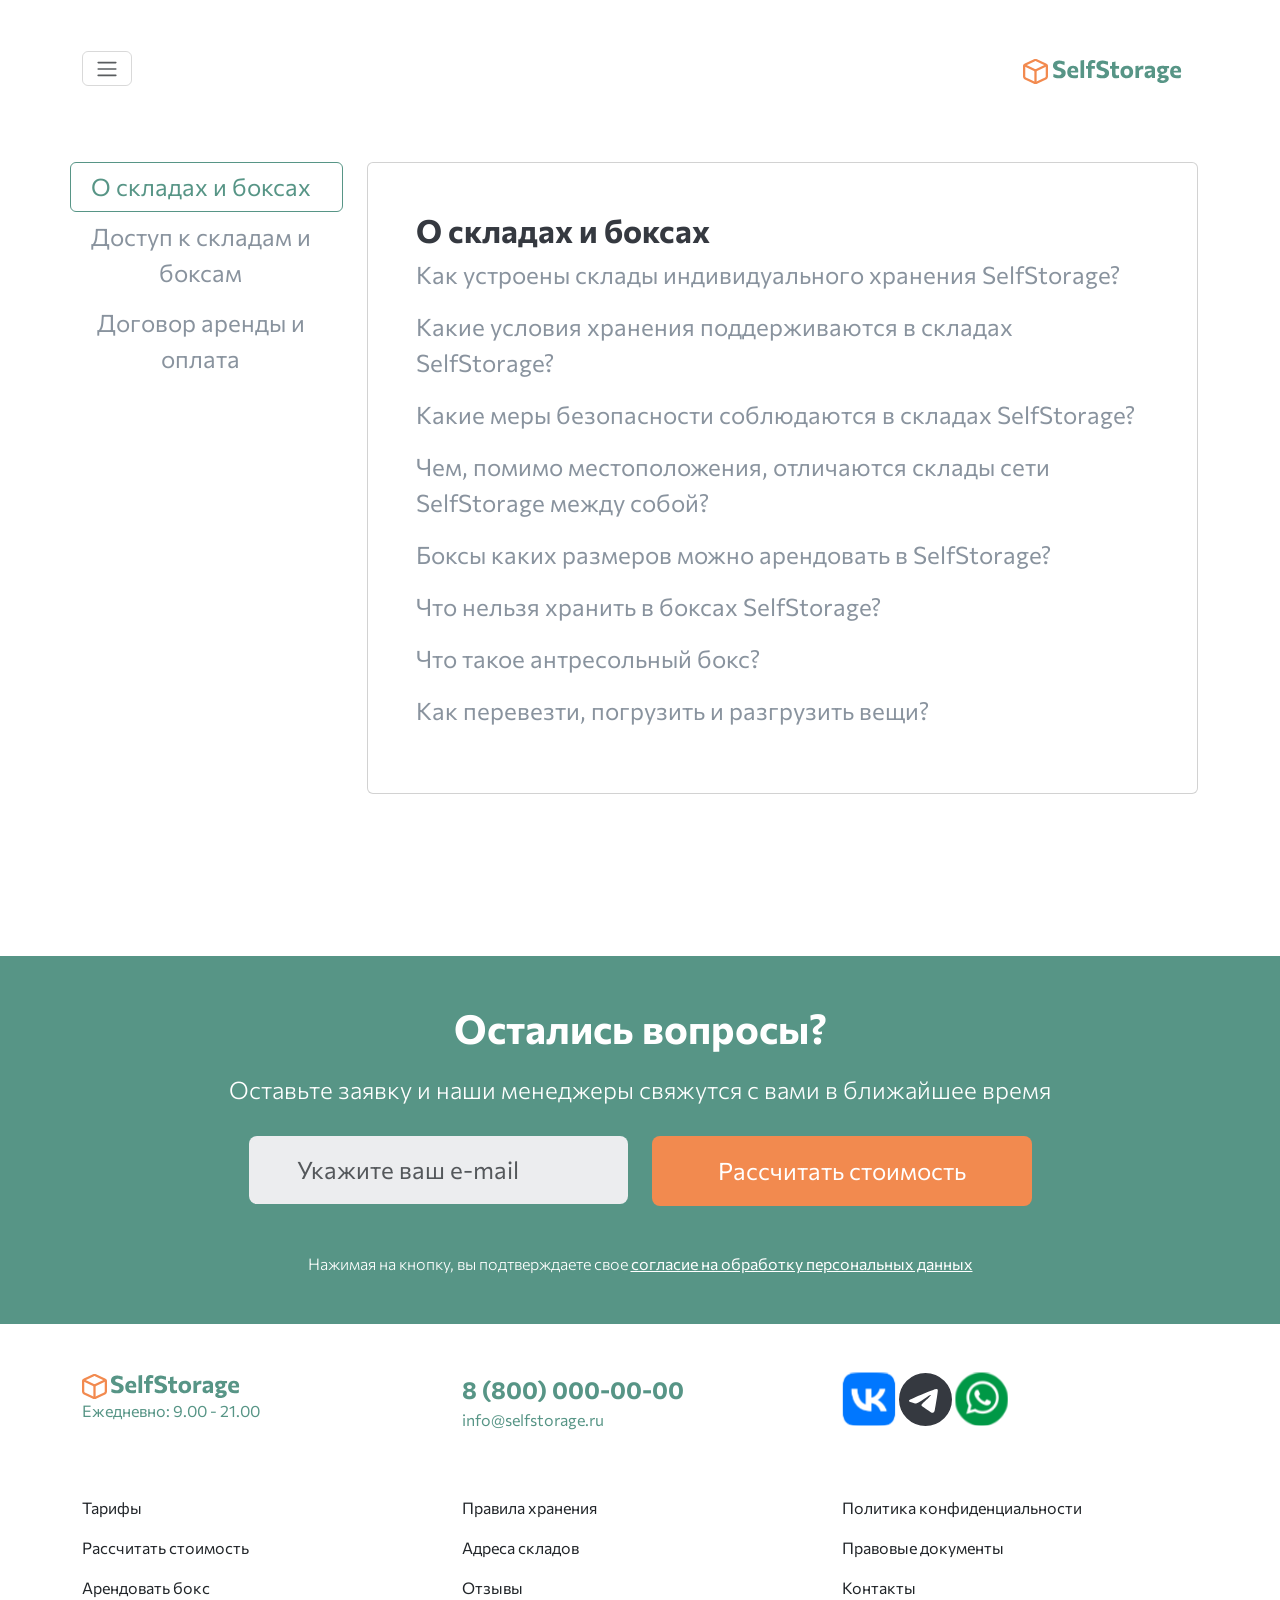
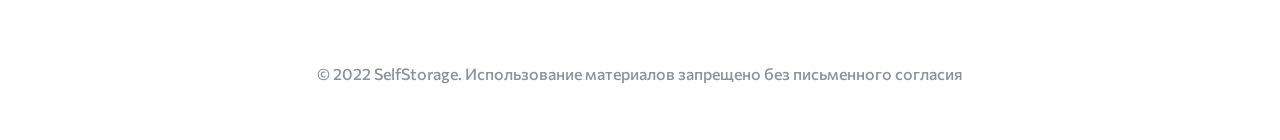
<file: storage/temaplates/faq.html>
<!DOCTYPE html>
<html lang="en">
<head>
	<meta charset="UTF-8">
	<meta http-equiv="X-UA-Compatible" content="IE=edge">
	<meta name="viewport" content="width=device-width, initial-scale=1">
	<link href="https://cdn.jsdelivr.net/npm/bootstrap@5.0.2/dist/css/bootstrap.min.css" rel="stylesheet" integrity="sha384-EVSTQN3/azprG1Anm3QDgpJLIm9Nao0Yz1ztcQTwFspd3yD65VohhpuuCOmLASjC" crossorigin="anonymous">
	<link rel="stylesheet" href="../static/css/Style.css">
	<title>FAQ</title>
</head>
<body>
<header class="navbar navbar-expand-xxl navbar-light fixed-top bg-white py-5">
	<nav class="container">
		<button class="navbar-toggler" type="button" data-bs-toggle="collapse" data-bs-target="#navbar" aria-controls="navbar" aria-expanded="false" aria-label="Toggle navigation">
			<span class="navbar-toggler-icon"></span>
		</button>
		<a class="navbar-brand" href="#">
			<img src="../static/img/Vector.svg" alt="[]">
			<img src="../static/img/SelfStorage.svg" alt="SelfStorage">
		</a>
		<div class="collapse navbar-collapse justify-content-end" id="navbar">
			<ul class="navbar-nav">
				<li class="nav-item d-flex align-items-center me-5">
					<div class="d-flex justify-content-center align-items-center rounded-pill SelfStorage__bg_green me-2" style="height: 36px; width: 36px;">
						<svg xmlns="http://www.w3.org/2000/svg" width="13" height="13" fill="white" class="bi bi-telephone-fill" viewBox="0 0 16 16">
							<path fill-rule="evenodd" d="M1.885.511a1.745 1.745 0 0 1 2.61.163L6.29 2.98c.329.423.445.974.315 1.494l-.547 2.19a.678.678 0 0 0 .178.643l2.457 2.457a.678.678 0 0 0 .644.178l2.189-.547a1.745 1.745 0 0 1 1.494.315l2.306 1.794c.829.645.905 1.87.163 2.611l-1.034 1.034c-.74.74-1.846 1.065-2.877.702a18.634 18.634 0 0 1-7.01-4.42 18.634 18.634 0 0 1-4.42-7.009c-.362-1.03-.037-2.137.703-2.877L1.885.511z"/>
						</svg>
					</div>
					<b>8 (800) 000-00-00</b>
				</li>
				<li class="nav-item me-5">
					<a class="nav-link SelfStorage_black" href="#">Рассчитать стоимость</a>
				</li>
				<li class="nav-item me-5">
					<a class="nav-link SelfStorage_black" href="#">Правила хранения</a>
				</li>
				<li class="nav-item me-5">
					<a class="nav-link SelfStorage_black" href="#">Арендовать бокс</a>
				</li>
				<li class="nav-item d-flex align-items-center me-5">
					<a href="#" class="me-2 mb-1">
						<svg xmlns="http://www.w3.org/2000/svg" width="22" height="22" fill="#F28A4F" class="bi bi-bell" viewBox="0 0 16 16">
							<path d="M8 16a2 2 0 0 0 2-2H6a2 2 0 0 0 2 2zM8 1.918l-.797.161A4.002 4.002 0 0 0 4 6c0 .628-.134 2.197-.459 3.742-.16.767-.376 1.566-.663 2.258h10.244c-.287-.692-.502-1.49-.663-2.258C12.134 8.197 12 6.628 12 6a4.002 4.002 0 0 0-3.203-3.92L8 1.917zM14.22 12c.223.447.481.801.78 1H1c.299-.199.557-.553.78-1C2.68 10.2 3 6.88 3 6c0-2.42 1.72-4.44 4.005-4.901a1 1 0 1 1 1.99 0A5.002 5.002 0 0 1 13 6c0 .88.32 4.2 1.22 6z"/>
						</svg>
					</a>
					<a href="#" class="text-decoration-none d-flex align-items-center">
						<svg xmlns="http://www.w3.org/2000/svg" width="22" height="22" fill="#579586" class="bi bi-person border border-2 rounded-pill" viewBox="0 0 16 16">
							<path d="M8 8a3 3 0 1 0 0-6 3 3 0 0 0 0 6zm2-3a2 2 0 1 1-4 0 2 2 0 0 1 4 0zm4 8c0 1-1 1-1 1H3s-1 0-1-1 1-4 6-4 6 3 6 4zm-1-.004c-.001-.246-.154-.986-.832-1.664C11.516 10.68 10.289 10 8 10c-2.29 0-3.516.68-4.168 1.332-.678.678-.83 1.418-.832 1.664h10z"/>
						</svg>
						<span class="SelfStorage_green">Екатерина</span>
					</a>
				</li>
			</ul>
		</div>
	</nav>
</header>
<main class="container mt-header">
	<div class="row" role="tablist">
		<div class="col-lg-3 d-flex flex-column nav nav-pills">
			<button class="ps-0 btn bg-white fs_24 shadow-none SelfStorage_grey SelfStorage_tab active" id="LK-tab" data-bs-toggle="pill" data-bs-target="#LK" type="button" role="tab" aria-controls="LK" aria-selected="true">О складах и боксах</button>
			<button class="ps-0 btn bg-white fs_24 shadow-none SelfStorage_grey SelfStorage_tab" id="Rent-tab" data-bs-toggle="pill" data-bs-target="#Rent" type="button" role="tab" aria-controls="Rent" aria-selected="false">Доступ к складам и боксам</button>
			<button class="ps-0 btn bg-white fs_24 shadow-none SelfStorage_grey SelfStorage_tab" id="FAQ-tab" data-bs-toggle="pill" data-bs-target="#FAQ" type="button" role="tab" aria-controls="FAQ" aria-selected="false">Договор аренды и оплата</button>
		</div>
		<div class="col-lg-9">
			<div class="card tab-content p-5">
				<div class="tab-pane fade show active" id="LK" role="tabpanel" aria-labelledby="LK-tab">
					<h2 class="fw-bold">О складах и боксах</h2>
					<p><a class="fs_24 SelfStorage_grey text-decoration-none" data-bs-toggle="collapse" href="#collapse11" role="button" aria-expanded="false" aria-controls="collapseExample">
							Как устроены склады индивидуального хранения SelfStorage?
					</a></p>
					<div class="collapse" id="collapse11">
						<span>Каждый склад сети SelfStorage – это отапливаемое и сухое помещение, оборудованное боксами различных размеров, которые вы можете арендовать для хранения вещей на любой срок от 1 месяца.</span>
					</div>
					<p><a class="fs_24 SelfStorage_grey text-decoration-none" data-bs-toggle="collapse" href="#collapse12" role="button" aria-expanded="false" aria-controls="collapseExample">
						Какие условия хранения поддерживаются в складах SelfStorage?
					</a></p>
					<div class="collapse" id="collapse12">
						<span>Во всех филиалах Кладовкин регулярно проводится уборка помещений, а также поддерживается постоянная температура и уровень влажности.</span>
					</div>
					<p><a class="fs_24 SelfStorage_grey text-decoration-none" data-bs-toggle="collapse" href="#collapse13" role="button" aria-expanded="false" aria-controls="collapseExample">
						Какие меры безопасности соблюдаются в складах SelfStorage?
					</a></p>
					<div class="collapse" id="collapse13">
						<span>Все складские помещения оборудованы электронной системой доступа по пин-коду, поэтому попасть на склад могут только арендаторы и доверенные лица. Более того, все склады находятся под видеонаблюдением, а служба круглосуточной заботы о клиентах Кладовкин осуществляет мониторинг и реагирование на нестандартные ситуации.</span>
					</div>
					<p><a class="fs_24 SelfStorage_grey text-decoration-none" data-bs-toggle="collapse" href="#collapse14" role="button" aria-expanded="false" aria-controls="collapseExample">
						Чем, помимо местоположения, отличаются склады сети SelfStorage между собой?
					</a></p>
					<div class="collapse" id="collapse14">
						<span>Наши склады бывают двух типов: автоматизированные и с администратором. Более того, каждый склад обладает некоторыми особенностями. Так, например, в некоторых складах есть возможность подъехать к боксу прямо на машине, в других прилегающая к складу территория обустроена под парковку. Чтобы найти подходящий под свои потребности склад, переходите на страницу Боксы и цены с возможностью настроить фильтрацию по ключевым характеристикам.</span>
					</div>
					<p><a class="fs_24 SelfStorage_grey text-decoration-none" data-bs-toggle="collapse" href="#collapse15" role="button" aria-expanded="false" aria-controls="collapseExample">
						Боксы каких размеров можно арендовать в SelfStorage?
					</a></p>
					<div class="collapse" id="collapse15">
						<span>Мы предлагаем широкий выбор боксов разных размеров площадью от 1 до 50 м2. Выбирая бокс, обратите внимание на высоту потолков, параметры бокса и дверного проёма, а чтобы точно не ошибиться с выбором, ознакомьтесь с нашими материалами на странице
							<a href="#" class="SelfStorage_orange">Как выбрать бокс</a> или получите консультацию специалиста.</span>
					</div>
					<p><a class="fs_24 SelfStorage_grey text-decoration-none" data-bs-toggle="collapse" href="#collapse16" role="button" aria-expanded="false" aria-controls="collapseExample">
						Что нельзя хранить в боксах SelfStorage?
					</a></p>
					<div class="collapse" id="collapse16">
						<p>Мы не принимаем на хранение следующие позиции:</p>
						<ul>
							<li>токсичные и радиоактивные вещества;</li>
							<li>материалы, источающие дым и запах;</li>
							<li>легковоспламеняющиеся материалы и жидкости;</li>
							<li>запрещенные к обороту в РФ предметы;</li>
							<li>оружие и взрывоопасные вещества;</li>
							<li>деньги и ценные бумаги;</li>
							<li>продукты питания;</li>
							<li>растения и животные;</li>
							<li>лекарственные препараты в любой форме.</li>
						</ul>
						<p>Будьте внимательны: оформляя договор аренды, вы соглашаетесь с этими условиями и берёте на себя полную ответственность за содержимое бокса.</p>
					</div>
					<p><a class="fs_24 SelfStorage_grey text-decoration-none" data-bs-toggle="collapse" href="#collapse17" role="button" aria-expanded="false" aria-controls="collapseExample">
						Что такое антресольный бокс?
					</a></p>
					<div class="collapse" id="collapse17">
						<span>Боксы антресольного типа представляют собой ячейки, расположенные выше уровня пола, как правило, на высоте около 2 метров. Доступ к таким боксам осуществляется с помощью передвижных лестниц-платформ, которые доступны всем арендаторам.</span>
					</div>
					<p><a class="fs_24 SelfStorage_grey text-decoration-none" data-bs-toggle="collapse" href="#collapse18" role="button" aria-expanded="false" aria-controls="collapseExample">
						Как перевезти, погрузить и разгрузить вещи?
					</a></p>
					<div class="collapse" id="collapse18">
						<p>Вы можете перевезти вещи самостоятельно или воспользоваться услугами доставки:</p>
						<ul>
							<li><a href="#" CLASS="SelfStorage_orange">SelfStorage</a>: Закажите услугу перевозки вещей под ключ, а мы бережно упакуем, погрузим и перевезем ваши вещи на склад.</li>
							<li><a href="#" CLASS="SelfStorage_orange">Яндекс Go</a>: Закажите грузовое такси, чтобы перевезти вещи в самые сжатые сроки.</li>
							<li><a href="#" CLASS="SelfStorage_orange">Яндекс.Драйв</a>: Воспользуйтесь услугами грузового каршеринга, чтобы перевезти вещи самостоятельно.</li>
						</ul>
					</div>
				</div>
				<div class="tab-pane fade" id="Rent" role="tabpanel" aria-labelledby="Rent-tab">
					<h2 class="fw-bold">Доступ к складам и боксам</h2>
					<p><a class="fs_24 SelfStorage_grey text-decoration-none" data-bs-toggle="collapse" href="#collapse21" role="button" aria-expanded="false" aria-controls="collapseExample">
						Как осуществляется доступ к боксу?
					</a></p>
					<div class="collapse" id="collapse21">
						<span>Бокс – это ваш личный мини-склад, расположенный в складском комплексе SelfStorage.
В полностью автоматизированных складах боксы оборудованы электронной системой доступа по пин-коду, который вы получите по СМС сразу после заключения договора аренды. Пин-код нужно будет ввести в специальный терминал на территории складского комплекса, после чего доступ к вашему личному мини-складу будет открыт.
В складах с администратором боксы закрываются на навесной замок, ключ от которого находиться только у арендатора. Вы можете использовать свой замок или приобрести новый прямо на складе, наши менеджеры помогут вам с выбором.</span>
					</div>
					<p><a class="fs_24 SelfStorage_grey text-decoration-none" data-bs-toggle="collapse" href="#collapse22" role="button" aria-expanded="false" aria-controls="collapseExample">
						Как осуществляется доступ к складскому комплексу?
					</a></p>
					<div class="collapse" id="collapse22">
						<span>Все наши складские комплексы оборудованы электронной системой доступа. Оформив договор аренды онлайн, вы получите СМС на свой телефон с персональным кодом доступа к складу. Полученный пин-код нужно будет ввести в специальное поле в мобильном приложении или в терминал, расположенный рядом с входной дверью в комплекс, после чего доступ будет открыт.
Код доступа вы всегда сможете найти в своём личном кабинете на сайте или в мобильном приложении.</span>
					</div>
					<p><a class="fs_24 SelfStorage_grey text-decoration-none" data-bs-toggle="collapse" href="#collapse23" role="button" aria-expanded="false" aria-controls="collapseExample">
						В какое время можно попасть на склад и воспользоваться арендованным боксом?
					</a></p>
					<div class="collapse" id="collapse23">
						<span>Мы стремимся сделать процесс использования боксов максимально комфортным, поэтому все филиалы Кладовкин, кроме склада Румянцево, работают круглосуточно и без выходных. Пользуйтесь боксом в любое время как своей личной кладовкой, привозите и забирайте вещи тогда, когда вам удобно.</span>
					</div>
					<p><a class="fs_24 SelfStorage_grey text-decoration-none" data-bs-toggle="collapse" href="#collapse24" role="button" aria-expanded="false" aria-controls="collapseExample">
						Что произойдет, если я забуду свой пин-код?
					</a></p>
					<div class="collapse" id="collapse24">
						<span>Вы всегда можете найти код доступа в своем личном кабинете сайте или в мобильном приложении.
Если вы утратите доступ к своему личному кабинету, мы поможем вам восстановить аккаунт и обновим пин-код в целях безопасности. Для этого вам, арендатору, необходимо приехать в офис Кладовкин и предъявить ваше удостоверение личности с фотографией.</span>
					</div>
					<p><a class="fs_24 SelfStorage_grey text-decoration-none" data-bs-toggle="collapse" href="#collapse25" role="button" aria-expanded="false" aria-controls="collapseExample">
						Могу ли я посмотреть бокс перед заключением договора аренды?
					</a></p>
					<div class="collapse" id="collapse25">
						<span>Вы можете приехать и посмотреть лично, как всё устроено на складах Кладовкин и в каждом конкретном боксе. Для этого вам нужно оформить гостевой визит, заполнив форму на странице интересующего вас бокса. После заполнения контактных данных вам на телефон придет СМС с одноразовым кодом доступа в складской комплекс, которым вы сможете воспользоваться в течение 7 дней после получения.</span>
					</div>
					<p><a class="fs_24 SelfStorage_grey text-decoration-none" data-bs-toggle="collapse" href="#collapse26" role="button" aria-expanded="false" aria-controls="collapseExample">
						Могу ли я разрешить другим лицам доступ к моему боксу?
					</a></p>
					<div class="collapse" id="collapse26">
						<span>В Кладовкин вы можете пользоваться боксом вместе с другими людьми: членами семьи, коллегами или друзьями. Для этого вам нужно поделиться ключом от своего навесного замка или пин-кодом от электромеханического. Не забудьте сообщить код доступа к складскому помещению.</span>
					</div>
					<p><a class="fs_24 SelfStorage_grey text-decoration-none" data-bs-toggle="collapse" href="#collapse27" role="button" aria-expanded="false" aria-controls="collapseExample">
						Могу ли я поменять пин-код от своего бокса?
					</a></p>
					<div class="collapse" id="collapse27">
						<span>Конечно! Поменять пин-код от своего бокса вы можете по телефону службы круглосуточной заботы о клиентах Кладовкин или в нашем офисе.</span>
					</div>
				</div>
				<div class="tab-pane fade" id="FAQ" role="tabpanel" aria-labelledby="FAQ-tab">
					<h2 class="fw-bold">Договор аренды и оплата</h2>
					<p><a class="fs_24 SelfStorage_grey text-decoration-none" data-bs-toggle="collapse" href="#collapse31" role="button" aria-expanded="false" aria-controls="collapseExample">
						Как арендовать помещение для хранения в SelfStorage?
					</a></p>
					<div class="collapse" id="collapse31">
						<span>Чтобы арендовать бокс, вам нужно зарегистрироваться в личном кабинете, выбрать подходящий тариф и оплатить услуги. Всё это вы можете сделать онлайн, по телефону службы круглосуточной заботы о клиентах Кладовкин или в нашем офисе.
Чтобы узнать подробнее о процедуре аренды бокса, переходите на страницу "Как выбрать бокс" или получите консультацию специалиста.</span>
					</div>
					<p><a class="fs_24 SelfStorage_grey text-decoration-none" data-bs-toggle="collapse" href="#collapse32" role="button" aria-expanded="false" aria-controls="collapseExample">
						Какой минимальный и максимальный срок аренды бокса?
					</a></p>
					<div class="collapse" id="collapse32">
						<span>Вы можете арендовать бокс на любой срок от 1 месяца.
Договор аренды заключается на срок до 11 месяцев с последующим автоматическим продлением до того момента, пока вы не захотите его расторгнуть.</span>
					</div>
					<p><a class="fs_24 SelfStorage_grey text-decoration-none" data-bs-toggle="collapse" href="#collapse33" role="button" aria-expanded="false" aria-controls="collapseExample">
						Нужно заключать договор аренды заранее или же можно сделать это в день привоза вещей?
					</a></p>
					<div class="collapse" id="collapse33">
						<span>Заключать договор предварительно совсем не обязательно. Вы можете оформить договор онлайн в любое время суток или по приезде на склад с администратором непосредственно в день начала пользования складским помещением.</span>
					</div>
					<p><a class="fs_24 SelfStorage_grey text-decoration-none" data-bs-toggle="collapse" href="#collapse34" role="button" aria-expanded="false" aria-controls="collapseExample">
						Какие документы необходимы для заключения договора аренды?
					</a></p>
					<div class="collapse" id="collapse34">
						<span>Физическим лицам для заключения договора аренды понадобится только паспорт. Прикрепите фотографию или скан документа к личному кабинету, если арендуете бокс онлайн, или возьмите оригинал с собой для заключения договора в офисе.
Чтобы узнать полный список документов, необходимых для заключения договора аренды юридическому лицу, получите консультацию специалиста Круглосуточной службы поддержки клиентов.</span>
					</div>
					<p><a class="fs_24 SelfStorage_grey text-decoration-none" data-bs-toggle="collapse" href="#collapse35" role="button" aria-expanded="false" aria-controls="collapseExample">
						Какие способы оплаты принимает SelfStorage?
					</a></p>
					<div class="collapse" id="collapse35">
						<p>Вы можете оплатить аренду бокса любым удобным способом:</p>
						<ul>
							<li>В личном кабинете на сайте банковской картой или через электронные кошельки*;</li>
							<li>В офисе Кладовкин наличными или банковской картой;</li>
							<li>По реквизитам в отделении любого банка или онлайн.</li>
						</ul>
						<p>* Вы можете привязать банковскую карту к своему личному кабинету и настроить ежемесячный автоматический платёж.</p>
					</div>
					<p><a class="fs_24 SelfStorage_grey text-decoration-none" data-bs-toggle="collapse" href="#collapse36" role="button" aria-expanded="false" aria-controls="collapseExample">
						Нужно ли оплачивать весь срок аренды сразу?
					</a></p>
					<div class="collapse" id="collapse36">
						<span>Нет, вы можете производить оплату ежемесячно, расчетным днём будет считаться дата заключения договора.
Каждый месяц за 7 дней до начала нового арендного периода вам на электронную почту будет поступать счет оплаты. Вы можете производить оплату с помощью банковских карт, наличными в нашем офисе или по реквизитам в банке. Если же вы прикрепите карту к личному кабинету, оплата будет производиться автоматически в первый день нового арендного периода.</span>
					</div>
					<p><a class="fs_24 SelfStorage_grey text-decoration-none" data-bs-toggle="collapse" href="#collapse37" role="button" aria-expanded="false" aria-controls="collapseExample">
						От чего зависит размер арендной ставки?
					</a></p>
					<div class="collapse" id="collapse37">
						<span>Размер арендной ставки зависит от выбранного тарифного плана: чем больше предполагаемый срок аренды, тем выше скидка на стоимость бокса в месяц.
В нашей компании действуют три тарифа аренды: 1 месяц, 6 месяцев и 1 год. Выбрав любой из тарифов, вы можете оплачивать аренду ежемесячно.</span>
					</div>
					<p><a class="fs_24 SelfStorage_grey text-decoration-none" data-bs-toggle="collapse" href="#collapse38" role="button" aria-expanded="false" aria-controls="collapseExample">
						Как и когда можно расторгнуть договор аренды?
					</a></p>
					<div class="collapse" id="collapse38">
						<span>Договор может быть расторгнут в любое время. Для этого вам нужно освободить помещение и оставить его открытым, после чего нажать кнопку «Закрыть договор» в личном кабинете или сообщить о расторжении договора менеджеру службы круглосуточной заботы о клиентах. Мы проверим бокс и вернем вам депозит в течение 10 рабочих дней с момента закрытия договора.</span>
					</div>
					<p><a class="fs_24 SelfStorage_grey text-decoration-none" data-bs-toggle="collapse" href="#collapse39" role="button" aria-expanded="false" aria-controls="collapseExample">
						За какой срок я должен уведомить о расторжении договора?
					</a></p>
					<div class="collapse" id="collapse39">
						<span>Мы просим наших клиентов сообщать нам о предполагаемой дате расторжения договора за 10 рабочих дней до момента ее наступления.</span>
					</div>
					<p><a class="fs_24 SelfStorage_grey text-decoration-none" data-bs-toggle="collapse" href="#collapse310" role="button" aria-expanded="false" aria-controls="collapseExample">
						Как определяется размер обеспечительного платежа?
					</a></p>
					<div class="collapse" id="collapse310">
						<span>Сумма обеспечительного платежа или, иными словами, страхового депозита составляет 50% от размера арендной ставки. Депозит оплачивается один раз при заключении договора и возвращается при его расторжении в течение 10 рабочих дней.</span>
					</div>
					<p><a class="fs_24 SelfStorage_grey text-decoration-none" data-bs-toggle="collapse" href="#collapse311" role="button" aria-expanded="false" aria-controls="collapseExample">
						Срочно нужно увеличить площадь. Как быть?
					</a></p>
					<div class="collapse" id="collapse311">
						<span>Если по каким-либо причинам вам нужен бокс большего или меньшего размера, на другом складе или по другой цене, вы всегда можете обратиться с вопросом в Круглосуточную службу заботы о клиентах Кладовкин. Наши специалисты помогут подобрать подходящий бокс и переоформят договор аренды.</span>
					</div>
				</div>
			</div>
		</div>
	</div>
</main>
<aside class="py-5 mt-header SelfStorage__bg_green">
	<div class="container py-5Арендовать бокс">
		<div class="d-flex flex-column align-items-center">
			<h1 class="text-white text-center fw-bold mb-4">Остались вопросы?</h1>
			<h4 class="text-white text-center fw-light">Оставьте заявку и наши менеджеры свяжутся с вами в ближайшее время</h4>
			<form class="row my-4">
				<div class="col-12 col-lg-6">
					<input type="text" required name="EMAIL2" class="form-control border-8 mb-4 me-3 py-3 px-5 border-0 fs_24 SelfStorage__bg_lightgrey" placeholder="Укажите ваш e-mail">
				</div>
				<div class="col-12 col-lg-6">
					<button class="btn w-100 border-8 py-3 px-5 text-white fs_24 SelfStorage__bg_orange SelfStorage__btn2_orange">Рассчитать стоимость</button>
				</div>
			</form>
			<span class="text-white text-center fw-light">Нажимая на кнопку, вы подтверждаете свое <a href="#" class="text-white">согласие на обработку персональных данных</a></span>
		</div>
	</div>
</aside>
<footer class="container py-5">
	<div class="row mb-5">
		<div class="col-6 col-md-4 d-flex flex-column mb-3">
			<a href="#" class="navbar-brand">
				<img src="../static/img/Vector.svg" alt="[]">
				<img src="../static/img/SelfStorage.svg" alt="SelfStorage">
			</a>
			<span class="SelfStorage_green">Ежедневно: 9.00 - 21.00</span>

		</div>
		<div class="col-6 col-md-4 d-flex flex-column mb-3">
			<span class="fs_24 fw-bold SelfStorage_green">8 (800) 000-00-00</span>
			<span class="SelfStorage_green">info@selfstorage.ru</span>
		</div>
		<div class="col-6 col-md-4">
			<div class="">
				<a href="https://vk.com/devmanorg"><img src="../static/img/VK_Compact_Logo%201.svg" alt=""></a>
				<a href="#" class="text-decoration-none">
					<svg xmlns="http://www.w3.org/2000/svg" width="53" height="53" fill="currentColor" class="bi bi-telegram" viewBox="0 0 16 16">
						<path d="M16 8A8 8 0 1 1 0 8a8 8 0 0 1 16 0zM8.287 5.906c-.778.324-2.334.994-4.666 2.01-.378.15-.577.298-.595.442-.03.243.275.339.69.47l.175.055c.408.133.958.288 1.243.294.26.006.549-.1.868-.32 2.179-1.471 3.304-2.214 3.374-2.23.05-.012.12-.026.166.016.047.041.042.12.037.141-.03.129-1.227 1.241-1.846 1.817-.193.18-.33.307-.358.336a8.154 8.154 0 0 1-.188.186c-.38.366-.664.64.015 1.088.327.216.589.393.85.571.284.194.568.387.936.629.093.06.183.125.27.187.331.236.63.448.997.414.214-.02.435-.22.547-.82.265-1.417.786-4.486.906-5.751a1.426 1.426 0 0 0-.013-.315.337.337 0 0 0-.114-.217.526.526 0 0 0-.31-.093c-.3.005-.763.166-2.984 1.09z"/>
					</svg>
				</a>
				<a href="#"><img src="../static/img/whatsapp.svg" alt=""></a>
			</div>
		</div>
	</div>
	<div class="row">
		<div class="col-6 col-md-4 d-flex flex-column">
			<p><a href="#" class="link-dark text-decoration-none">Тарифы</a></p>
			<p><a href="#" class="link-dark text-decoration-none">Рассчитать стоимость</a></p>
			<p><a href="#" class="link-dark text-decoration-none">Арендовать бокс</a></p>
		</div>
		<div class="col-6 col-md-4 d-flex flex-column">
			<p><a href="#" class="link-dark text-decoration-none">Правила хранения</a></p>
			<p><a href="#" class="link-dark text-decoration-none">Адреса складов</a></p>
			<p><a href="#" class="link-dark text-decoration-none">Отзывы</a></p>
		</div>
		<div class="col-6 col-md-4 d-flex flex-column">
			<p><a href="#" class="link-dark text-decoration-none">Политика конфиденциальности</a></p>
			<p><a href="#" class="link-dark text-decoration-none">Правовые документы</a></p>
			<p><a href="#" class="link-dark text-decoration-none">Контакты</a></p>
		</div>
		<h6 class="SelfStorage_grey text-center mt-5">© 2022 SelfStorage. Использование материалов запрещено без письменного согласия</h6>
	</div>
</footer>
<script src="https://cdn.jsdelivr.net/npm/bootstrap@5.0.2/dist/js/bootstrap.bundle.min.js" integrity="sha384-MrcW6ZMFYlzcLA8Nl+NtUVF0sA7MsXsP1UyJoMp4YLEuNSfAP+JcXn/tWtIaxVXM" crossorigin="anonymous"></script>
</body>
</html>
</file>
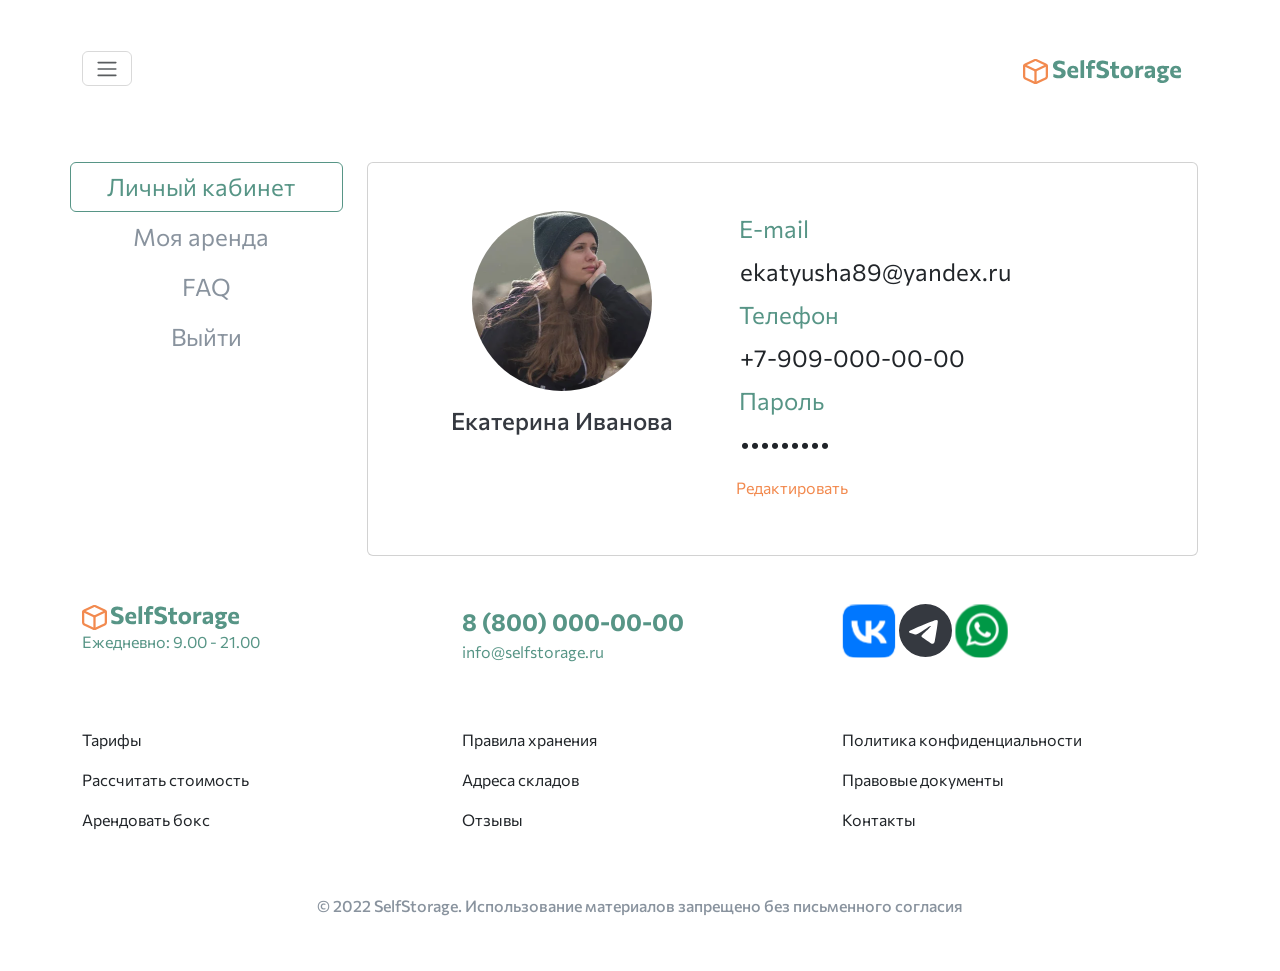
<file: storage/temaplates/my-rent-empty.html>
<!DOCTYPE html>
<html lang="en">
<head>
	<meta charset="UTF-8">
	<meta http-equiv="X-UA-Compatible" content="IE=edge">
	<meta name="viewport" content="width=device-width, initial-scale=1">
	<link href="https://cdn.jsdelivr.net/npm/bootstrap@5.0.2/dist/css/bootstrap.min.css" rel="stylesheet" integrity="sha384-EVSTQN3/azprG1Anm3QDgpJLIm9Nao0Yz1ztcQTwFspd3yD65VohhpuuCOmLASjC" crossorigin="anonymous">
	<link rel="stylesheet" href="../static/css/Style.css">
	<title>My rent</title>
</head>
<body>
<header class="navbar navbar-expand-xxl navbar-light fixed-top bg-white py-5">
	<nav class="container">
		<button class="navbar-toggler" type="button" data-bs-toggle="collapse" data-bs-target="#navbar" aria-controls="navbar" aria-expanded="false" aria-label="Toggle navigation">
			<span class="navbar-toggler-icon"></span>
		</button>
		<a class="navbar-brand" href="#">
			<img src="../static/img/Vector.svg" alt="[]">
			<img src="../static/img/SelfStorage.svg" alt="SelfStorage">
		</a>
		<div class="collapse navbar-collapse justify-content-end" id="navbar">
			<ul class="navbar-nav">
				<li class="nav-item d-flex align-items-center me-5">
					<div class="d-flex justify-content-center align-items-center rounded-pill SelfStorage__bg_green me-2" style="height: 36px; width: 36px;">
						<svg xmlns="http://www.w3.org/2000/svg" width="13" height="13" fill="white" class="bi bi-telephone-fill" viewBox="0 0 16 16">
							<path fill-rule="evenodd" d="M1.885.511a1.745 1.745 0 0 1 2.61.163L6.29 2.98c.329.423.445.974.315 1.494l-.547 2.19a.678.678 0 0 0 .178.643l2.457 2.457a.678.678 0 0 0 .644.178l2.189-.547a1.745 1.745 0 0 1 1.494.315l2.306 1.794c.829.645.905 1.87.163 2.611l-1.034 1.034c-.74.74-1.846 1.065-2.877.702a18.634 18.634 0 0 1-7.01-4.42 18.634 18.634 0 0 1-4.42-7.009c-.362-1.03-.037-2.137.703-2.877L1.885.511z"/>
						</svg>
					</div>
					<b>8 (800) 000-00-00</b>
				</li>
				<li class="nav-item me-5">
					<a class="nav-link SelfStorage_black" href="#">Рассчитать стоимость</a>
				</li>
				<li class="nav-item me-5">
					<a class="nav-link SelfStorage_black" href="#">Правила хранения</a>
				</li>
				<li class="nav-item me-5">
					<a class="nav-link SelfStorage_black" href="#">Арендовать бокс</a>
				</li>
				<li class="nav-item d-flex align-items-center me-5">
					<a href="#" class="me-2 mb-1">
						<svg xmlns="http://www.w3.org/2000/svg" width="22" height="22" fill="#F28A4F" class="bi bi-bell" viewBox="0 0 16 16">
							<path d="M8 16a2 2 0 0 0 2-2H6a2 2 0 0 0 2 2zM8 1.918l-.797.161A4.002 4.002 0 0 0 4 6c0 .628-.134 2.197-.459 3.742-.16.767-.376 1.566-.663 2.258h10.244c-.287-.692-.502-1.49-.663-2.258C12.134 8.197 12 6.628 12 6a4.002 4.002 0 0 0-3.203-3.92L8 1.917zM14.22 12c.223.447.481.801.78 1H1c.299-.199.557-.553.78-1C2.68 10.2 3 6.88 3 6c0-2.42 1.72-4.44 4.005-4.901a1 1 0 1 1 1.99 0A5.002 5.002 0 0 1 13 6c0 .88.32 4.2 1.22 6z"/>
						</svg>
					</a>
					<a href="#" class="text-decoration-none d-flex align-items-center">
						<svg xmlns="http://www.w3.org/2000/svg" width="22" height="22" fill="#579586" class="bi bi-person border border-2 rounded-pill" viewBox="0 0 16 16">
							<path d="M8 8a3 3 0 1 0 0-6 3 3 0 0 0 0 6zm2-3a2 2 0 1 1-4 0 2 2 0 0 1 4 0zm4 8c0 1-1 1-1 1H3s-1 0-1-1 1-4 6-4 6 3 6 4zm-1-.004c-.001-.246-.154-.986-.832-1.664C11.516 10.68 10.289 10 8 10c-2.29 0-3.516.68-4.168 1.332-.678.678-.83 1.418-.832 1.664h10z"/>
						</svg>
						<span class="SelfStorage_green">Екатерина</span>
					</a>
				</li>
			</ul>
		</div>
	</nav>
</header>
<main class="container mt-header">
	<div class="row" role="tablist">
		<div class="col-lg-3 d-flex flex-column nav nav-pills">
			<button class="ps-0 btn bg-white fs_24 shadow-none SelfStorage_orange SelfStorage_tab active" id="LK-tab" data-bs-toggle="pill" data-bs-target="#LK" type="button" role="tab" aria-controls="LK" aria-selected="true">Личный кабинет</button>
			<button class="ps-0 btn bg-white fs_24 shadow-none SelfStorage_grey SelfStorage_tab" id="Rent-tab" data-bs-toggle="pill" data-bs-target="#Rent" type="button" role="tab" aria-controls="Rent" aria-selected="false">Моя аренда</button>
			<a href="./faq.html" class="btn fs_24 shadow-none text-decoration-none SelfStorage_grey SelfStorage_tab">FAQ</a>
			<a href="#" class="btn fs_24 shadow-none text-decoration-none SelfStorage_grey SelfStorage_tab">Выйти</a>
		</div>
		<div class="col-lg-9">
			<div class="card tab-content p-5">
				<div class="tab-pane fade show active" id="LK" role="tabpanel" aria-labelledby="LK-tab">
					<div class="row">
						<div class="col-12 col-sm-5 d-flex flex-column align-items-center">
							<img src="../static/img/image10.png" class="rounded-pill mb-3" alt="">
							<h4>Екатерина Иванова</h4>
						</div>
						<div class="col-12 col-sm-7 d-flex flex-column">
							<form>
								<label class="fs_24 SelfStorage_green ms-2" for="EMAIL">E-mail</label>
								<input type="email" name="EMAIL_EDIT" id="EMAIL" class="form-control fs_24 ps-2 SelfStorage__input" value="ekatyusha89@yandex.ru" disabled>
								<label class="fs_24 SelfStorage_green ms-2" for="PHONE">Телефон</label>
								<input type="tel" name="PHONE_EDIT" id="PHONE" class="form-control fs_24 ps-2 SelfStorage__input" value="+7-909-000-00-00" disabled>
								<label class="fs_24 SelfStorage_green ms-2" for="PASSWORD">Пароль</label>
								<input type="password" name="PASSWORD_EDIT" id="PASSWORD" class="form-control fs_24 ps-2 SelfStorage__input" value="111111111" disabled>
								<button type="submit" class="btn SelfStorage_green ps-1" id="save" style="display: none">Сохранить</button>
								<a type="button" class="btn SelfStorage_orange ps-1" id="edit">Редактировать</a>
								<script>
									document.getElementById('edit').addEventListener('click', e => {
										e.preventDefault()
										document.getElementById('EMAIL').disabled = false
										document.getElementById('PHONE').disabled = false
										document.getElementById('PASSWORD').disabled = false
										document.getElementById('PASSWORD').type = 'text'
										document.getElementById('edit').style.display = 'none'
										document.getElementById('save').style.display = 'inline-block'
									})
									document.getElementById('save').addEventListener('click', () => {
										setTimeout(() => {
											document.getElementById('EMAIL').disabled = true
											document.getElementById('PHONE').disabled = true
											document.getElementById('PASSWORD').disabled = true
											document.getElementById('PASSWORD').type = 'password'
											document.getElementById('edit').style.display = 'inline-block'
											document.getElementById('save').style.display = 'none'
										}, 0)
									})
								</script>
							</form>
						</div>
					</div>
				</div>
				<div class="tab-pane fade" id="Rent" role="tabpanel" aria-labelledby="Rent-tab">
					<h1 class="fw-bold SelfStorage_green">Добрый день, Екатерина!</h1>
					<h4 class="SelfStorage_grey my-5">У вас еще нет аренды :(<br>Но вы можете арендовать свой первый бокс  по  привлекательной цене прямо сейчас</h4>
					<div><button class="btn fs_24 px-5 py-3 text-white border-8 SelfStorage__bg_orange SelfStorage__btn2_orange mb-3">Арендовать бокс</button></div>
					<a href="#" class="SelfStorage_orange">Нужна помощь?</a>
				</div>
			</div>
		</div>
	</div>
</main>
<footer class="container py-5">
	<div class="row mb-5">
		<div class="col-6 col-md-4 d-flex flex-column mb-3">
			<a href="#" class="navbar-brand">
				<img src="../static/img/Vector.svg" alt="[]">
				<img src="../static/img/SelfStorage.svg" alt="SelfStorage">
			</a>
			<span class="SelfStorage_green">Ежедневно: 9.00 - 21.00</span>

		</div>
		<div class="col-6 col-md-4 d-flex flex-column mb-3">
			<span class="fs_24 fw-bold SelfStorage_green">8 (800) 000-00-00</span>
			<span class="SelfStorage_green">info@selfstorage.ru</span>
		</div>
		<div class="col-6 col-md-4">
			<div class="">
				<a href="https://vk.com/devmanorg"><img src="../static/img/VK_Compact_Logo%201.svg" alt=""></a>
				<a href="#" class="text-decoration-none">
					<svg xmlns="http://www.w3.org/2000/svg" width="53" height="53" fill="currentColor" class="bi bi-telegram" viewBox="0 0 16 16">
						<path d="M16 8A8 8 0 1 1 0 8a8 8 0 0 1 16 0zM8.287 5.906c-.778.324-2.334.994-4.666 2.01-.378.15-.577.298-.595.442-.03.243.275.339.69.47l.175.055c.408.133.958.288 1.243.294.26.006.549-.1.868-.32 2.179-1.471 3.304-2.214 3.374-2.23.05-.012.12-.026.166.016.047.041.042.12.037.141-.03.129-1.227 1.241-1.846 1.817-.193.18-.33.307-.358.336a8.154 8.154 0 0 1-.188.186c-.38.366-.664.64.015 1.088.327.216.589.393.85.571.284.194.568.387.936.629.093.06.183.125.27.187.331.236.63.448.997.414.214-.02.435-.22.547-.82.265-1.417.786-4.486.906-5.751a1.426 1.426 0 0 0-.013-.315.337.337 0 0 0-.114-.217.526.526 0 0 0-.31-.093c-.3.005-.763.166-2.984 1.09z"/>
					</svg>
				</a>
				<a href="#"><img src="../static/img/whatsapp.svg" alt=""></a>
			</div>
		</div>
	</div>
	<div class="row">
		<div class="col-6 col-md-4 d-flex flex-column">
			<p><a href="#" class="link-dark text-decoration-none">Тарифы</a></p>
			<p><a href="#" class="link-dark text-decoration-none">Рассчитать стоимость</a></p>
			<p><a href="#" class="link-dark text-decoration-none">Арендовать бокс</a></p>
		</div>
		<div class="col-6 col-md-4 d-flex flex-column">
			<p><a href="#" class="link-dark text-decoration-none">Правила хранения</a></p>
			<p><a href="#" class="link-dark text-decoration-none">Адреса складов</a></p>
			<p><a href="#" class="link-dark text-decoration-none">Отзывы</a></p>
		</div>
		<div class="col-6 col-md-4 d-flex flex-column">
			<p><a href="#" class="link-dark text-decoration-none">Политика конфиденциальности</a></p>
			<p><a href="#" class="link-dark text-decoration-none">Правовые документы</a></p>
			<p><a href="#" class="link-dark text-decoration-none">Контакты</a></p>
		</div>
		<h6 class="SelfStorage_grey text-center mt-5">© 2022 SelfStorage. Использование материалов запрещено без письменного согласия</h6>
	</div>
</footer>
<script src="https://cdn.jsdelivr.net/npm/bootstrap@5.0.2/dist/js/bootstrap.bundle.min.js" integrity="sha384-MrcW6ZMFYlzcLA8Nl+NtUVF0sA7MsXsP1UyJoMp4YLEuNSfAP+JcXn/tWtIaxVXM" crossorigin="anonymous"></script>
</body>
</html>
</file>
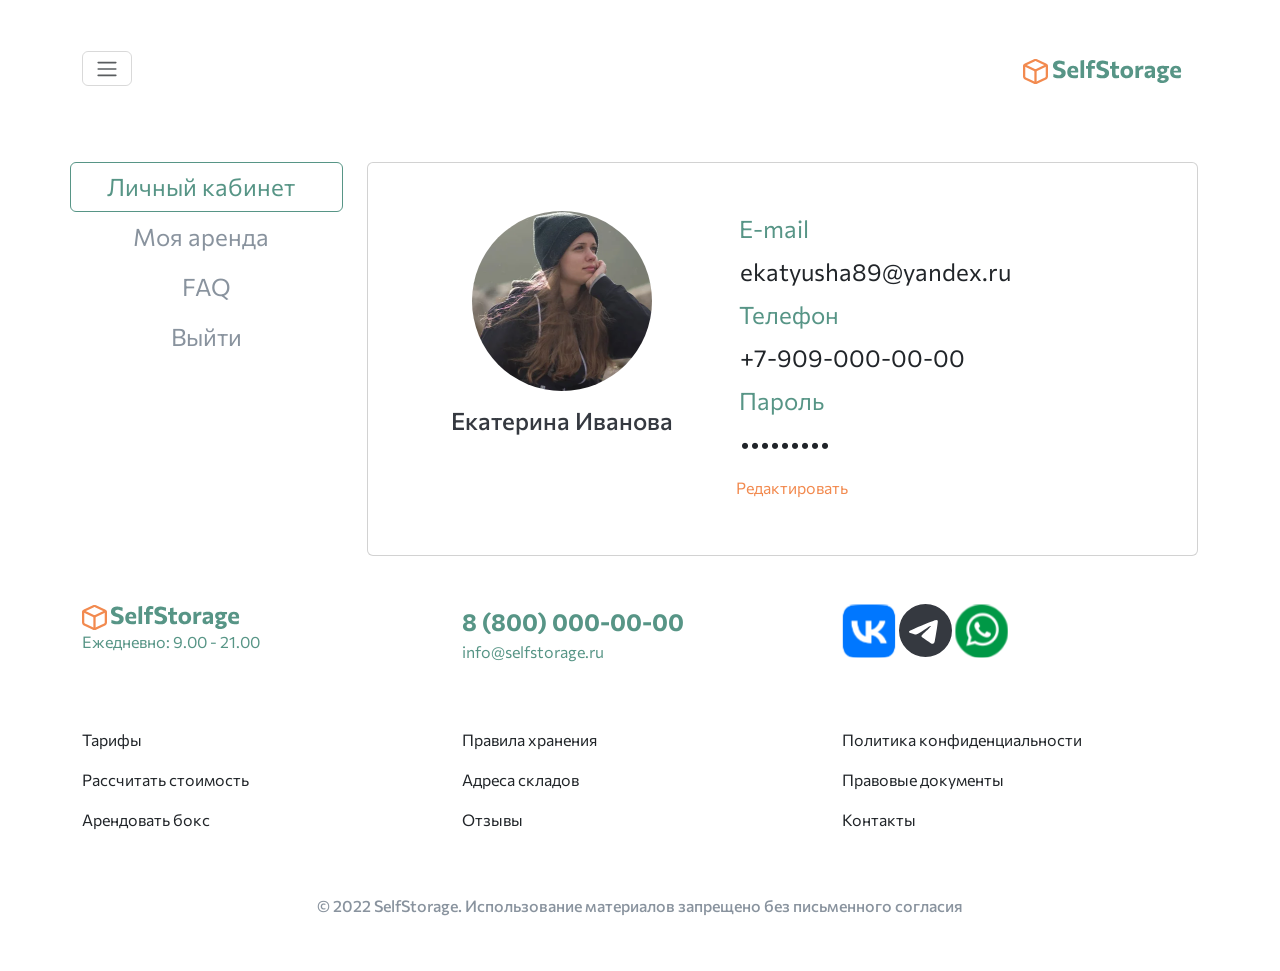
<file: storage/temaplates/my-rent.html>
<!DOCTYPE html>
<html lang="en">
<head>
	<meta charset="UTF-8">
	<meta http-equiv="X-UA-Compatible" content="IE=edge">
	<meta name="viewport" content="width=device-width, initial-scale=1">
	<link href="https://cdn.jsdelivr.net/npm/bootstrap@5.0.2/dist/css/bootstrap.min.css" rel="stylesheet" integrity="sha384-EVSTQN3/azprG1Anm3QDgpJLIm9Nao0Yz1ztcQTwFspd3yD65VohhpuuCOmLASjC" crossorigin="anonymous">
	<link rel="stylesheet" href="../static/css/Style.css">
	<title>My rent</title>
</head>
<body>
<header class="navbar navbar-expand-xxl navbar-light fixed-top bg-white py-5">
	<nav class="container">
		<button class="navbar-toggler" type="button" data-bs-toggle="collapse" data-bs-target="#navbar" aria-controls="navbar" aria-expanded="false" aria-label="Toggle navigation">
			<span class="navbar-toggler-icon"></span>
		</button>
		<a class="navbar-brand" href="#">
			<img src="../static/img/Vector.svg" alt="[]">
			<img src="../static/img/SelfStorage.svg" alt="SelfStorage">
		</a>
		<div class="collapse navbar-collapse justify-content-end" id="navbar">
			<ul class="navbar-nav">
				<li class="nav-item d-flex align-items-center me-5">
					<div class="d-flex justify-content-center align-items-center rounded-pill SelfStorage__bg_green me-2" style="height: 36px; width: 36px;">
						<svg xmlns="http://www.w3.org/2000/svg" width="13" height="13" fill="white" class="bi bi-telephone-fill" viewBox="0 0 16 16">
							<path fill-rule="evenodd" d="M1.885.511a1.745 1.745 0 0 1 2.61.163L6.29 2.98c.329.423.445.974.315 1.494l-.547 2.19a.678.678 0 0 0 .178.643l2.457 2.457a.678.678 0 0 0 .644.178l2.189-.547a1.745 1.745 0 0 1 1.494.315l2.306 1.794c.829.645.905 1.87.163 2.611l-1.034 1.034c-.74.74-1.846 1.065-2.877.702a18.634 18.634 0 0 1-7.01-4.42 18.634 18.634 0 0 1-4.42-7.009c-.362-1.03-.037-2.137.703-2.877L1.885.511z"/>
						</svg>
					</div>
					<b>8 (800) 000-00-00</b>
				</li>
				<li class="nav-item me-5">
					<a class="nav-link SelfStorage_black" href="#">Рассчитать стоимость</a>
				</li>
				<li class="nav-item me-5">
					<a class="nav-link SelfStorage_black" href="#">Правила хранения</a>
				</li>
				<li class="nav-item me-5">
					<a class="nav-link SelfStorage_black" href="#">Арендовать бокс</a>
				</li>
				<li class="nav-item d-flex align-items-center me-5">
					<a href="#" class="me-2 mb-1">
						<svg xmlns="http://www.w3.org/2000/svg" width="22" height="22" fill="#F28A4F" class="bi bi-bell" viewBox="0 0 16 16">
							<path d="M8 16a2 2 0 0 0 2-2H6a2 2 0 0 0 2 2zM8 1.918l-.797.161A4.002 4.002 0 0 0 4 6c0 .628-.134 2.197-.459 3.742-.16.767-.376 1.566-.663 2.258h10.244c-.287-.692-.502-1.49-.663-2.258C12.134 8.197 12 6.628 12 6a4.002 4.002 0 0 0-3.203-3.92L8 1.917zM14.22 12c.223.447.481.801.78 1H1c.299-.199.557-.553.78-1C2.68 10.2 3 6.88 3 6c0-2.42 1.72-4.44 4.005-4.901a1 1 0 1 1 1.99 0A5.002 5.002 0 0 1 13 6c0 .88.32 4.2 1.22 6z"/>
						</svg>
					</a>
					<a href="#" class="text-decoration-none d-flex align-items-center">
						<svg xmlns="http://www.w3.org/2000/svg" width="22" height="22" fill="#579586" class="bi bi-person border border-2 rounded-pill" viewBox="0 0 16 16">
							<path d="M8 8a3 3 0 1 0 0-6 3 3 0 0 0 0 6zm2-3a2 2 0 1 1-4 0 2 2 0 0 1 4 0zm4 8c0 1-1 1-1 1H3s-1 0-1-1 1-4 6-4 6 3 6 4zm-1-.004c-.001-.246-.154-.986-.832-1.664C11.516 10.68 10.289 10 8 10c-2.29 0-3.516.68-4.168 1.332-.678.678-.83 1.418-.832 1.664h10z"/>
						</svg>
						<span class="SelfStorage_green">Екатерина</span>
					</a>
				</li>
			</ul>
		</div>
	</nav>
</header>
<main class="container mt-header">
	<div class="row" role="tablist">
		<div class="col-lg-3 d-flex flex-column nav nav-pills">
			<button class="ps-0 btn bg-white fs_24 shadow-none SelfStorage_orange SelfStorage_tab active" id="LK-tab" data-bs-toggle="pill" data-bs-target="#LK" type="button" role="tab" aria-controls="LK" aria-selected="true">Личный кабинет</button>
			<button class="ps-0 btn bg-white fs_24 shadow-none SelfStorage_grey SelfStorage_tab" id="Rent-tab" data-bs-toggle="pill" data-bs-target="#Rent" type="button" role="tab" aria-controls="Rent" aria-selected="false">Моя аренда</button>
			<a href="./faq.html" class="btn fs_24 shadow-none text-decoration-none SelfStorage_grey SelfStorage_tab">FAQ</a>
			<a href="#" class="btn fs_24 shadow-none text-decoration-none SelfStorage_grey SelfStorage_tab">Выйти</a>
		</div>
		<div class="col-lg-9">
			<div class="card tab-content p-5">
				<div class="tab-pane fade show active" id="LK" role="tabpanel" aria-labelledby="LK-tab">
					<div class="row">
						<div class="col-12 col-sm-5 d-flex flex-column align-items-center">
							<img src="../static/img/image10.png" class="rounded-pill mb-3" alt="">
							<h4>Екатерина Иванова</h4>
						</div>
						<div class="col-12 col-sm-7 d-flex flex-column">
							<form>
								<label class="fs_24 SelfStorage_green ms-2" for="EMAIL">E-mail</label>
								<input type="email" name="EMAIL_EDIT" id="EMAIL" class="form-control fs_24 ps-2 SelfStorage__input" value="ekatyusha89@yandex.ru" disabled>
								<label class="fs_24 SelfStorage_green ms-2" for="PHONE">Телефон</label>
								<input type="tel" name="PHONE_EDIT" id="PHONE" class="form-control fs_24 ps-2 SelfStorage__input" value="+7-909-000-00-00" disabled>
								<label class="fs_24 SelfStorage_green ms-2" for="PASSWORD">Пароль</label>
								<input type="password" name="PASSWORD_EDIT" id="PASSWORD" class="form-control fs_24 ps-2 SelfStorage__input" value="111111111" disabled>
								<button type="submit" class="btn SelfStorage_green ps-1" id="save" style="display: none">Сохранить</button>
								<a class="btn SelfStorage_orange ps-1" id="edit">Редактировать</a>
								<script>
									document.getElementById('edit').addEventListener('click', e => {
										e.preventDefault()
										document.getElementById('EMAIL').disabled = false
										document.getElementById('PHONE').disabled = false
										document.getElementById('PASSWORD').disabled = false
										document.getElementById('PASSWORD').type = 'text'
										document.getElementById('edit').style.display = 'none'
										document.getElementById('save').style.display = 'inline-block'
									})
									document.getElementById('save').addEventListener('click', () => {
										setTimeout(() => {
											document.getElementById('EMAIL').disabled = true
											document.getElementById('PHONE').disabled = true
											document.getElementById('PASSWORD').disabled = true
											document.getElementById('PASSWORD').type = 'password'
											document.getElementById('edit').style.display = 'inline-block'
											document.getElementById('save').style.display = 'none'
										}, 0)
									})
								</script>
							</form>
						</div>
					</div>
				</div>
				<div class="tab-pane fade" id="Rent" role="tabpanel" aria-labelledby="Rent-tab">
					<h1 class="fw-bold SelfStorage_green mb-5">Добрый день, Екатерина!</h1>
					<a href="#" class="SelfStorage_orange">История аренды</a>
					<h4 class="SelfStorage_grey my-3">Срок Вашей аренды подходит к концу :(<br>Вы можете продлить аренду или забрать вещи до 28 июня 2022 года включительно.</h4>
					<div class="mb-5">
						<h4 class="SelfStorage_green">Мой склад №1</h4>
						<h4>Одинцово, ул. Северная, д. 36</h4>
						<h4 class="SelfStorage_green">Мой бокс</h4>
						<h4>№2389-12</h4>
						<h4 class="SelfStorage_green">Срок аренды</h4>
						<h4>15.03.2022 - 28.06.2022</h4>
						<div><button class="btn fs_24 px-5 py-3 text-white border-8 SelfStorage__bg_green SelfStorage__btn2_green mb-3">Продлить аренду</button></div>
						<div><button class="btn fs_24 px-5 py-3 text-white border-8 SelfStorage__bg_orange SelfStorage__btn2_orange mb-3">Открыть бокс</button></div>
						<a href="#" class="SelfStorage_orange">Нужна помощь?</a>
					</div>

					<div class="mb-5">
						<h4 class="SelfStorage_green">Мой склад №2</h4>
						<h4>Люберцы, ул. Советская, д. 88</h4>
						<h4 class="SelfStorage_green">Мой бокс</h4>
						<h4>№2335-10</h4>
						<h4 class="SelfStorage_green">Срок аренды</h4>
						<h4>18.03.2022 - 21.09.2022</h4>
						<div><button class="btn fs_24 px-5 py-3 text-white border-8 SelfStorage__bg_green SelfStorage__btn2_green mb-3">Продлить аренду</button></div>
						<div><button class="btn fs_24 px-5 py-3 text-white border-8 SelfStorage__bg_orange SelfStorage__btn2_orange mb-3">Открыть бокс</button></div>
						<a href="#" class="SelfStorage_orange">Нужна помощь?</a>
					</div>
				</div>
			</div>
		</div>
	</div>
</main>
<footer class="container py-5">
	<div class="row mb-5">
		<div class="col-6 col-md-4 d-flex flex-column mb-3">
			<a href="#" class="navbar-brand">
				<img src="../static/img/Vector.svg" alt="[]">
				<img src="../static/img/SelfStorage.svg" alt="SelfStorage">
			</a>
			<span class="SelfStorage_green">Ежедневно: 9.00 - 21.00</span>

		</div>
		<div class="col-6 col-md-4 d-flex flex-column mb-3">
			<span class="fs_24 fw-bold SelfStorage_green">8 (800) 000-00-00</span>
			<span class="SelfStorage_green">info@selfstorage.ru</span>
		</div>
		<div class="col-6 col-md-4">
			<div class="">
				<a href="https://vk.com/devmanorg"><img src="../static/img/VK_Compact_Logo%201.svg" alt=""></a>
				<a href="#" class="text-decoration-none">
					<svg xmlns="http://www.w3.org/2000/svg" width="53" height="53" fill="currentColor" class="bi bi-telegram" viewBox="0 0 16 16">
						<path d="M16 8A8 8 0 1 1 0 8a8 8 0 0 1 16 0zM8.287 5.906c-.778.324-2.334.994-4.666 2.01-.378.15-.577.298-.595.442-.03.243.275.339.69.47l.175.055c.408.133.958.288 1.243.294.26.006.549-.1.868-.32 2.179-1.471 3.304-2.214 3.374-2.23.05-.012.12-.026.166.016.047.041.042.12.037.141-.03.129-1.227 1.241-1.846 1.817-.193.18-.33.307-.358.336a8.154 8.154 0 0 1-.188.186c-.38.366-.664.64.015 1.088.327.216.589.393.85.571.284.194.568.387.936.629.093.06.183.125.27.187.331.236.63.448.997.414.214-.02.435-.22.547-.82.265-1.417.786-4.486.906-5.751a1.426 1.426 0 0 0-.013-.315.337.337 0 0 0-.114-.217.526.526 0 0 0-.31-.093c-.3.005-.763.166-2.984 1.09z"/>
					</svg>
				</a>
				<a href="#"><img src="../static/img/whatsapp.svg" alt=""></a>
			</div>
		</div>
	</div>
	<div class="row">
		<div class="col-6 col-md-4 d-flex flex-column">
			<p><a href="#" class="link-dark text-decoration-none">Тарифы</a></p>
			<p><a href="#" class="link-dark text-decoration-none">Рассчитать стоимость</a></p>
			<p><a href="#" class="link-dark text-decoration-none">Арендовать бокс</a></p>
		</div>
		<div class="col-6 col-md-4 d-flex flex-column">
			<p><a href="#" class="link-dark text-decoration-none">Правила хранения</a></p>
			<p><a href="#" class="link-dark text-decoration-none">Адреса складов</a></p>
			<p><a href="#" class="link-dark text-decoration-none">Отзывы</a></p>
		</div>
		<div class="col-6 col-md-4 d-flex flex-column">
			<p><a href="#" class="link-dark text-decoration-none">Политика конфиденциальности</a></p>
			<p><a href="#" class="link-dark text-decoration-none">Правовые документы</a></p>
			<p><a href="#" class="link-dark text-decoration-none">Контакты</a></p>
		</div>
		<h6 class="SelfStorage_grey text-center mt-5">© 2022 SelfStorage. Использование материалов запрещено без письменного согласия</h6>
	</div>
</footer>
<script src="https://cdn.jsdelivr.net/npm/bootstrap@5.0.2/dist/js/bootstrap.bundle.min.js" integrity="sha384-MrcW6ZMFYlzcLA8Nl+NtUVF0sA7MsXsP1UyJoMp4YLEuNSfAP+JcXn/tWtIaxVXM" crossorigin="anonymous"></script>
</body>
</html>
</file>
<file: storage/static/css/Style.css>
@import url('https://fonts.googleapis.com/css2?family=Commissioner:wght@200;300;400;600;700;800;900&display=swap');

html {
    height: 100%;
}
* {
    font-family: 'Commissioner', sans-serif;
    font-size: 16px;
    font-weight: normal;
    color: #353940;
}
body {
    background-color: white;
    min-height: 100%;
    display: grid;
    grid-template-rows: auto 1fr auto;
}
.fs_24 {
    font-size: 24px;
}
.fs_30 {
    font-size: 30px;
}
.border-8 {
    border-radius: 8px;
}
.SelfStorage__btn2_orange:hover {
    background-color: white!important;
    color: #F28A4F!important;
    border-color: #F28A4F!important;
}

.SelfStorage__btn2_green:hover {
    background-color: white!important;
    color: #579586!important;
    border-color: #579586!important;
}
.SelfStorage__btn_orange:hover {
    background-color: #F28A4F!important;
    color: white!important;
    border-color: white!important;
}
.SelfStorage__btn_green:hover {
    background-color: #579586!important;
    color: white!important;
    border-color: white!important;
}
.SelfStorage_radio ~ label {
    border-radius: 8px;
    border: 2px white solid;
    color: #89939E;
}
.SelfStorage__tab {
    box-shadow: none!important;
    border-radius: 8px;
    border: 2px white solid;
    color: #89939E;
}
.SelfStorage__tab:hover {
    border-radius: 8px;
    border: 2px #579586 solid;
    color: #579586;
}
.SelfStorage__tab.active {
    border-radius: 8px;
    border: 2px #579586 solid;
    background-color: #579586;
    color: white;
}
.SelfStorage_radio ~ label:hover {
    border-radius: 8px;
    border: 2px #579586 solid;
    color: #579586;
}
.SelfStorage_radio:checked ~ label {
    border-radius: 8px;
    border: 2px #579586 solid;
    background-color: #579586;
    color: white;
}
.SelfStorage__input:read-only {
    border-color: white;
    background-color: white;
}
.SelfStorage_tab.active {
    color: #579586 !important;
}
.SelfStorage__boxlink {
    border-radius: 8px;
    border: solid 2px white;
}
.SelfStorage__boxlink:hover {
    border: solid 2px #579586;
}
.SelfStorage_tab:hover {
    color: #579586 !important;
}
.SelfStorage__img {
    background-image: url(../img/image.png);
    background-repeat: no-repeat;
    background-position: center;
}
.SelfStorage__img2 {
    background-image: url(../img/image2.png);
    background-repeat: no-repeat;
    background-position: center;
    background-size: contain;
}
.SelfStorage__card {
    width: 395px;
    height: 395px;
    border-radius: 10px;
}
.SelfStorage_green {
    color: #579586 !important;
}
.SelfStorage__bg_green {
    background-color: #579586 !important;
 }
.SelfStorage_lightgrey {
    color: #ECEDEF !important;
}
.SelfStorage__bg_lightgrey {
    background-color: #ECEDEF !important;
}
.SelfStorage_grey {
    color: #89939E !important;
}
.SelfStorage__bg_grey {
    background-color: #89939E !important;
}
 .SelfStorage_black {
     color: #353940 !important;
 }
.SelfStorage_orange {
    color: #F28A4F !important;
}
.SelfStorage__bg_orange {
    background-color: #F28A4F !important;
}
.mt-header {
    margin-top: calc(136px + 1.6rem);
}
.pt-header {
    padding-top: calc(136px + 1.6rem);
}
.SelfStorage__input {

}
.z-index-1 {
    z-index: -1;
}
</file>
